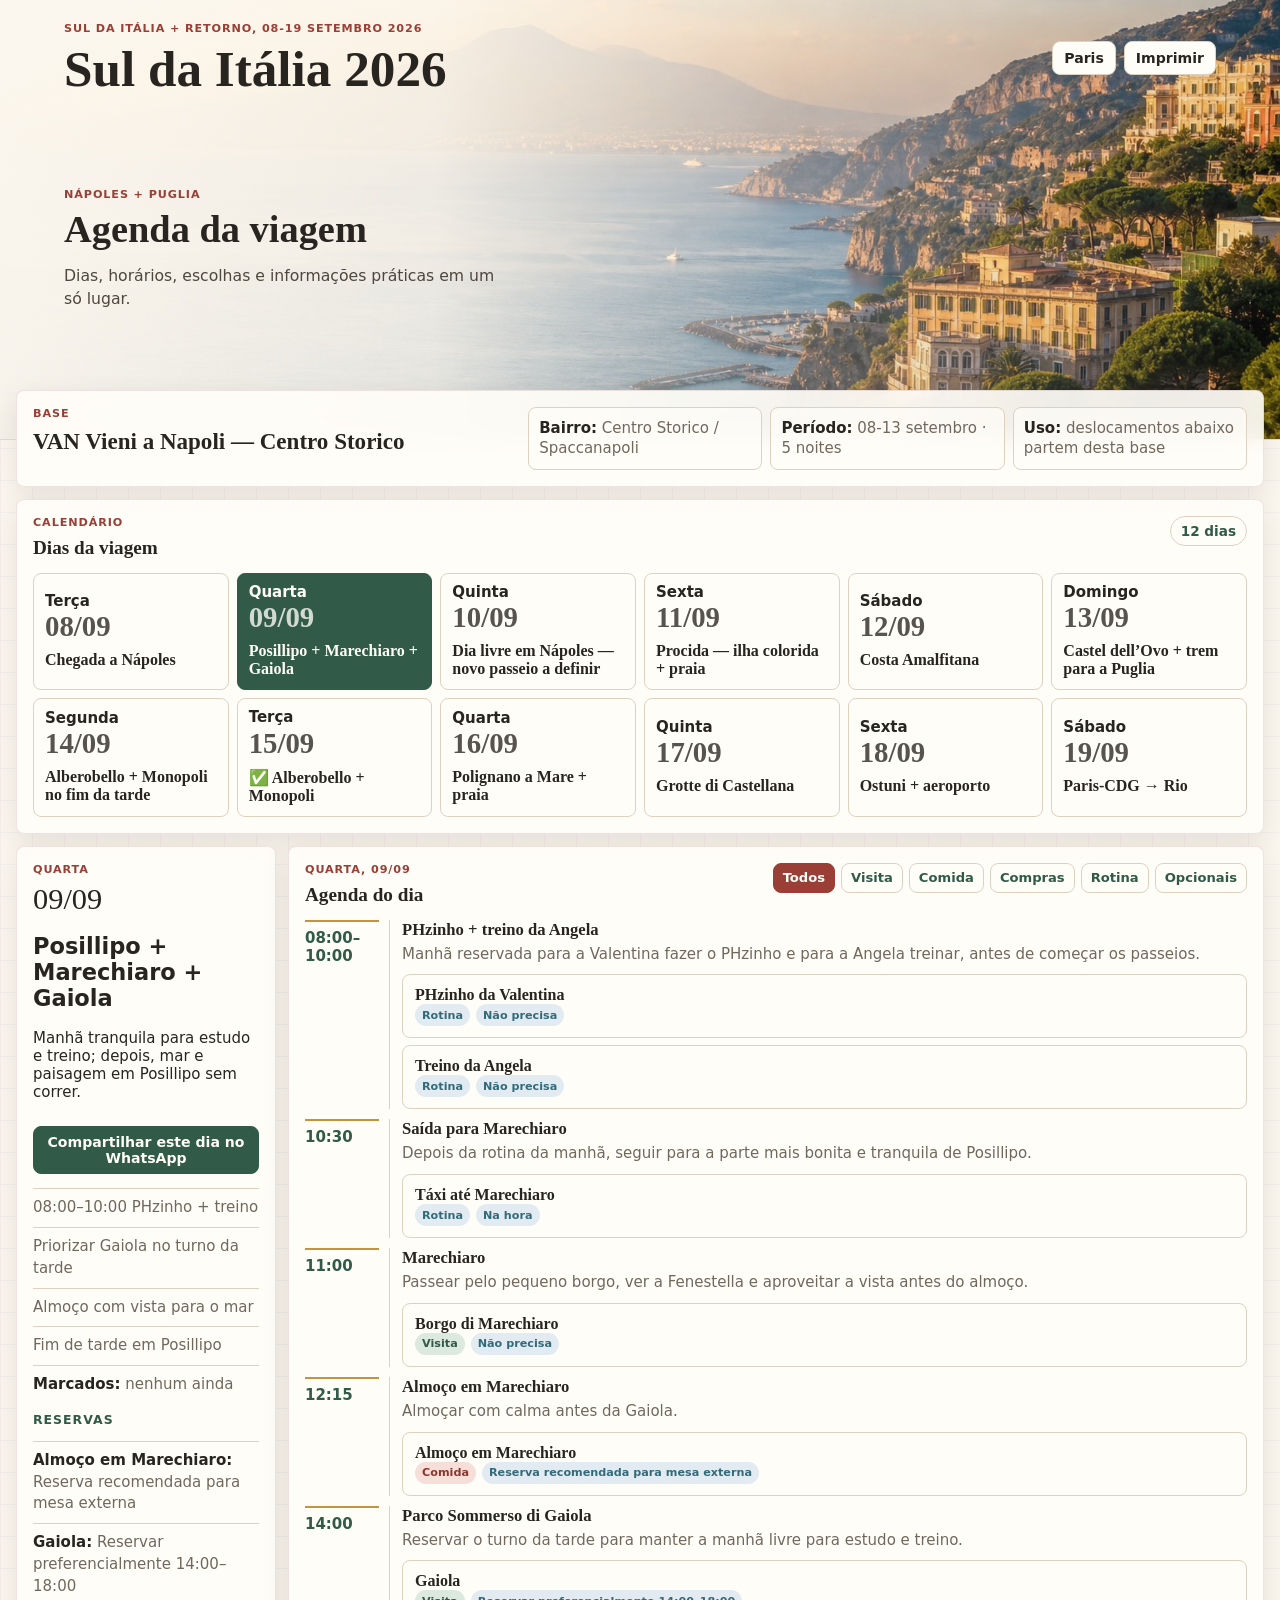
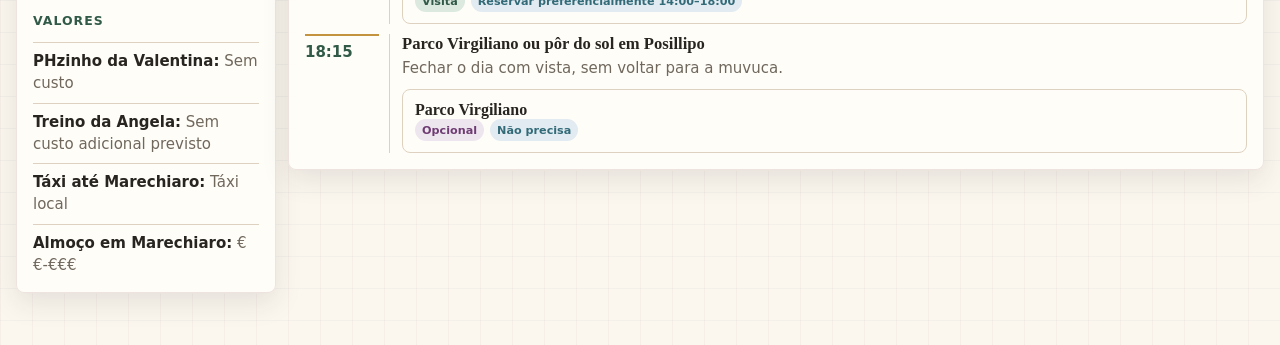
<file: index.html>
<!doctype html>
<html lang="pt-BR">
  <head>
    <meta charset="utf-8" />
    <meta name="viewport" content="width=device-width, initial-scale=1" />
    <meta http-equiv="refresh" content="0; url=italia.html" />
    <meta name="theme-color" content="#174a3a" />
    <link rel="manifest" href="manifest.webmanifest" />
    <title>Itália 2026</title>
  </head>
  <body>
    <p>Redirecionando para o roteiro da Itália… <a href="italia.html">Abrir Itália</a></p>
    <script>window.location.replace('italia.html');</script>
  </body>
</html>
</file>
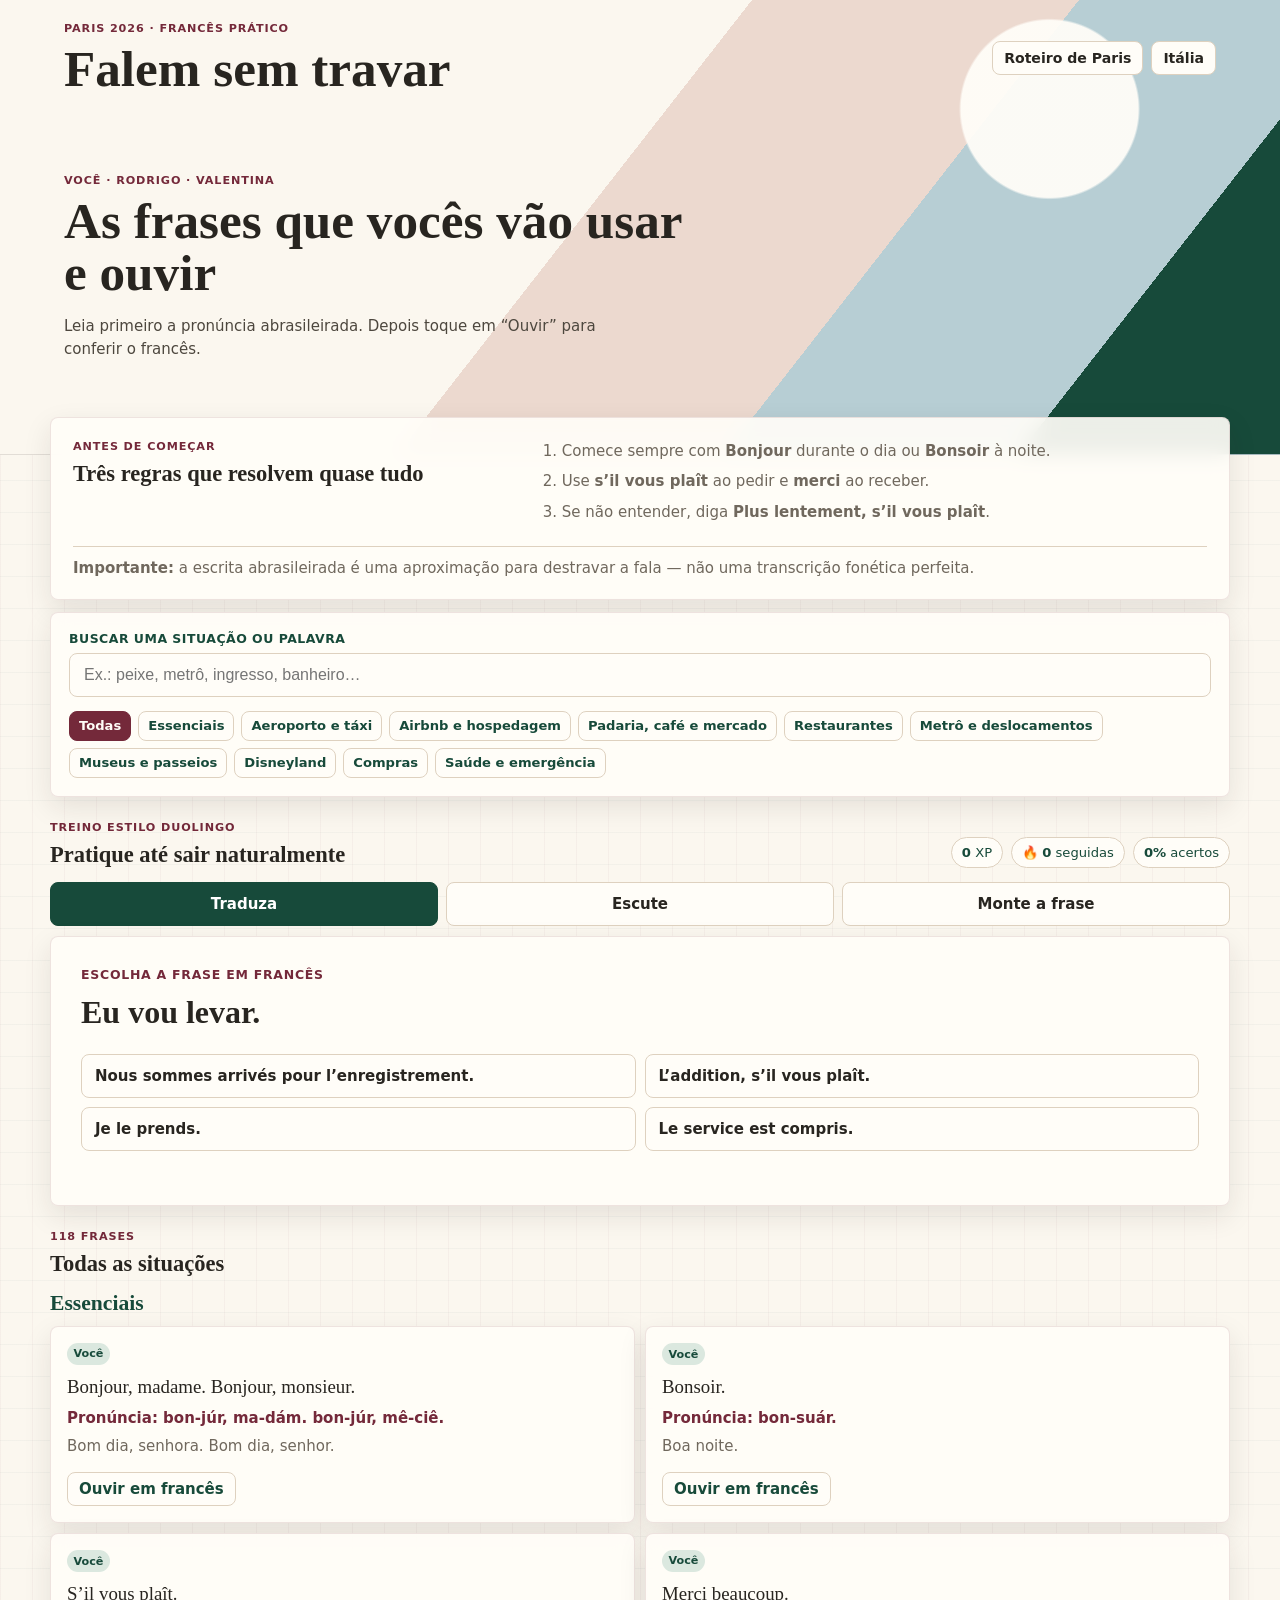
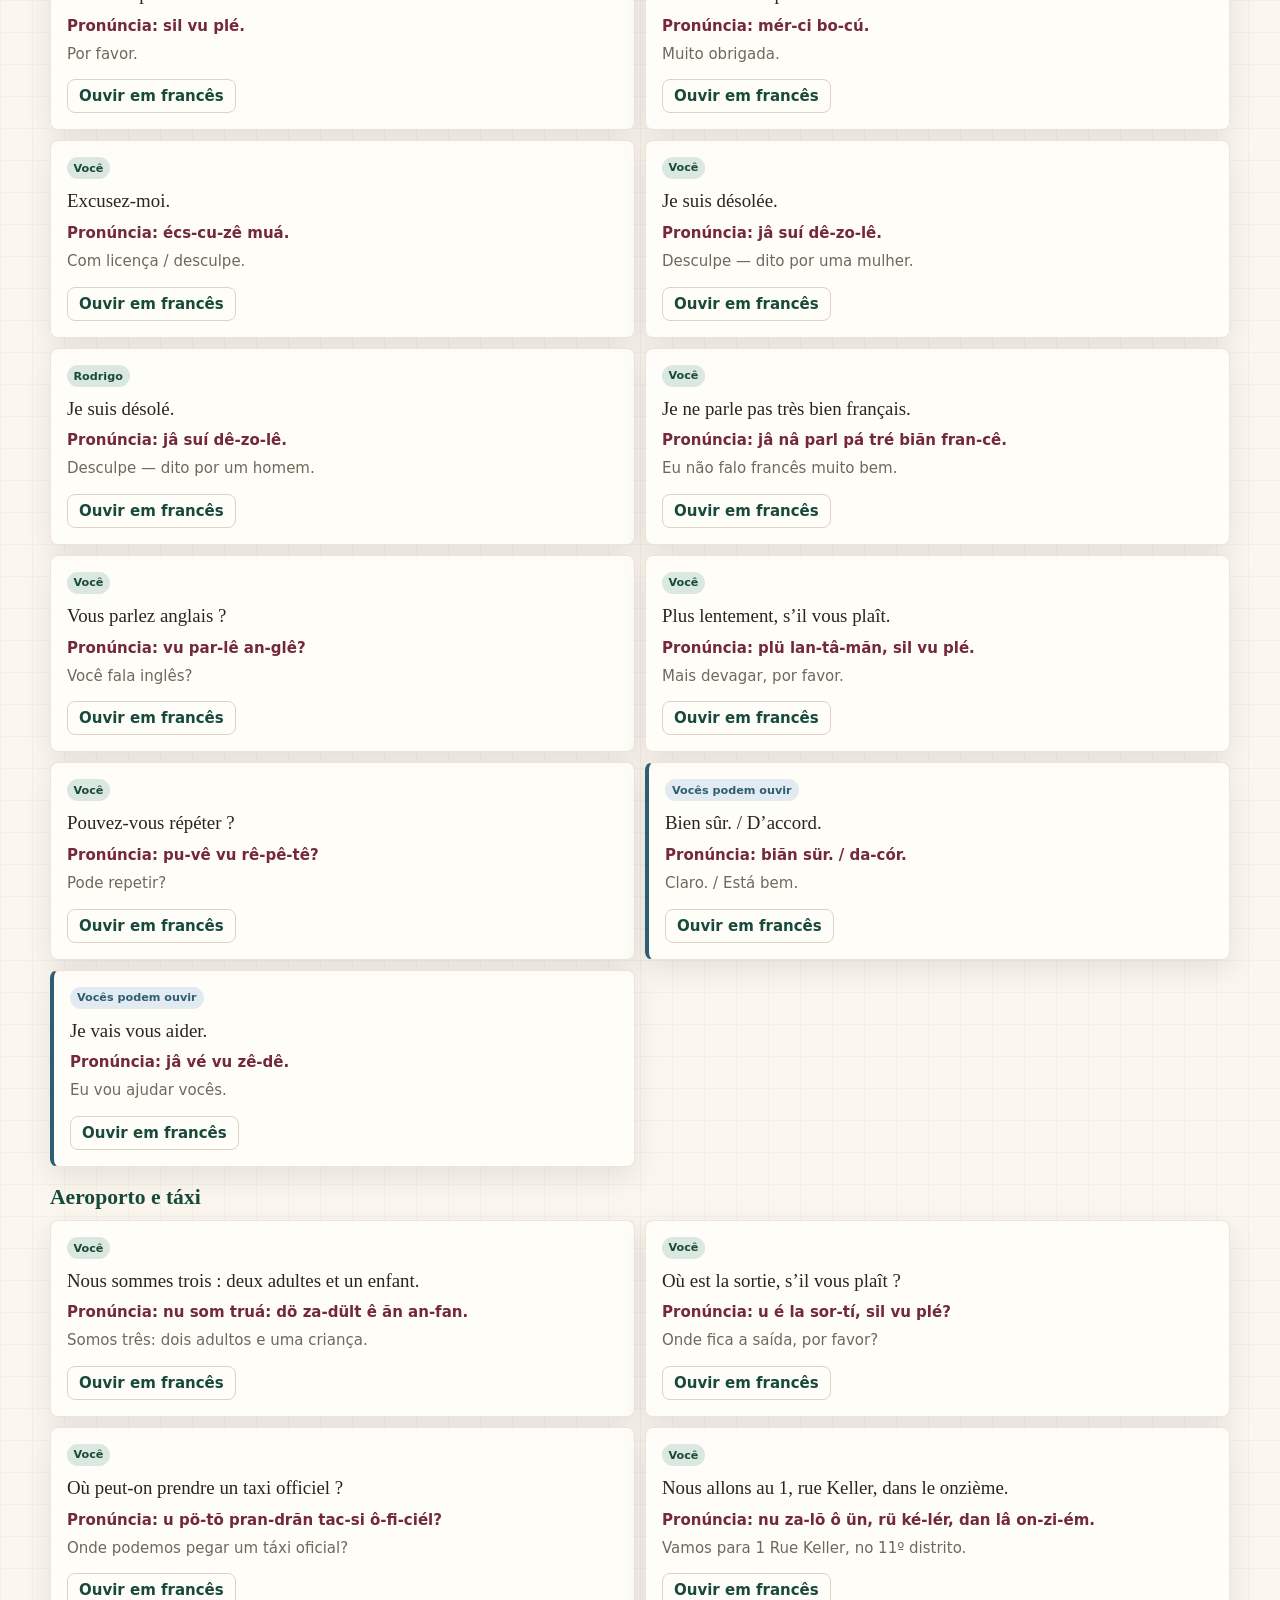
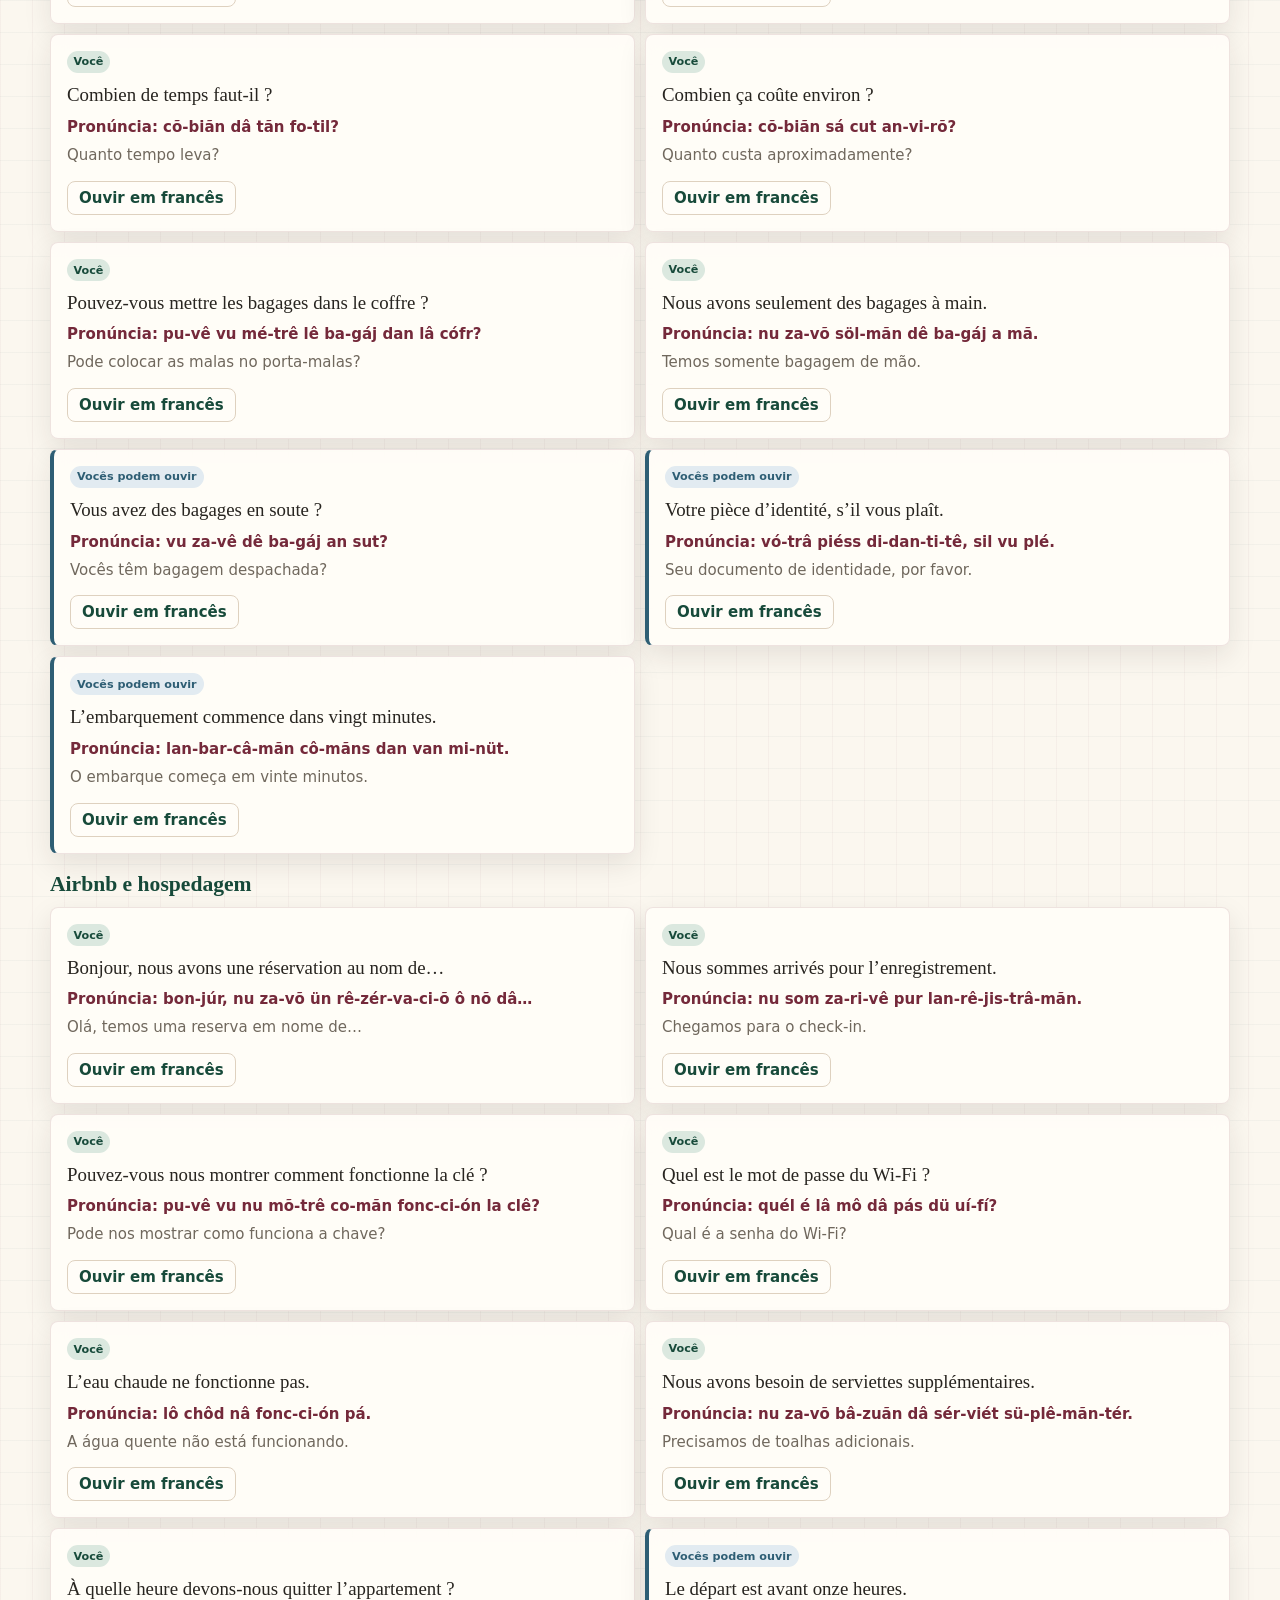
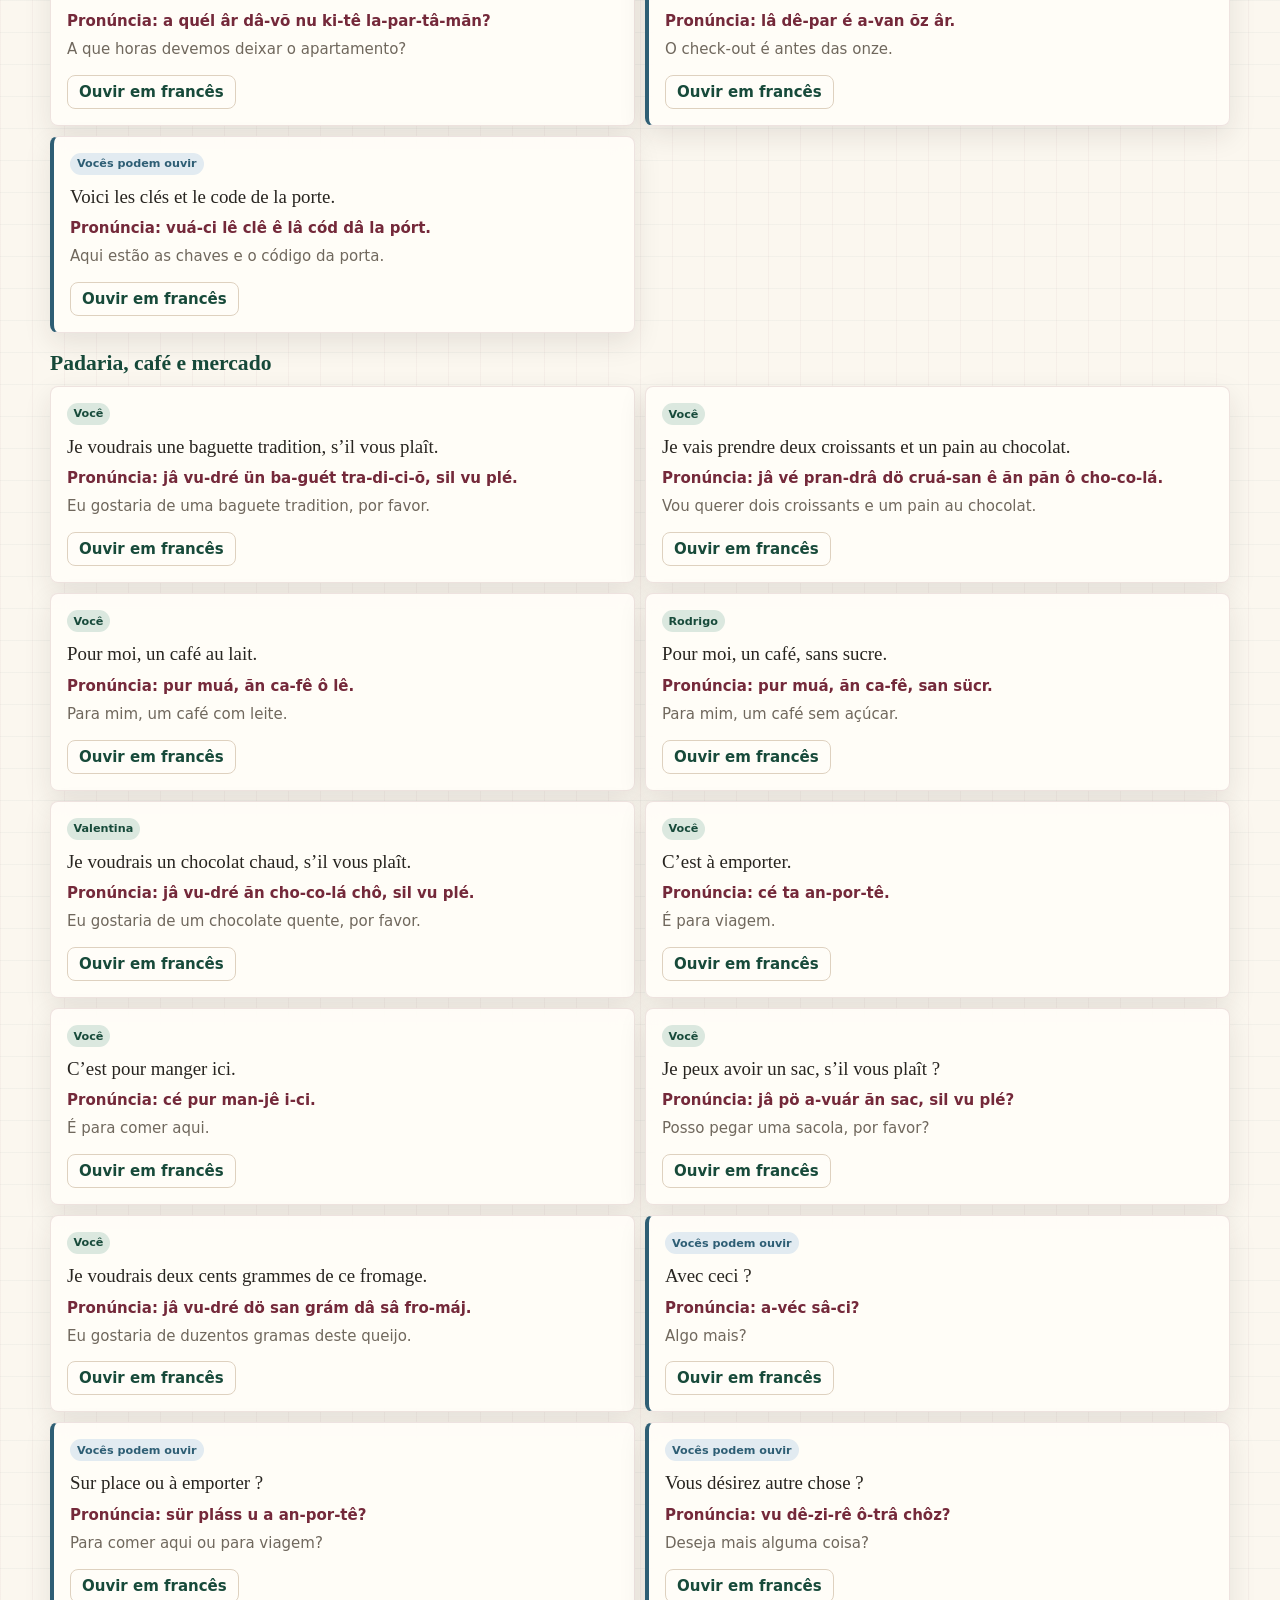
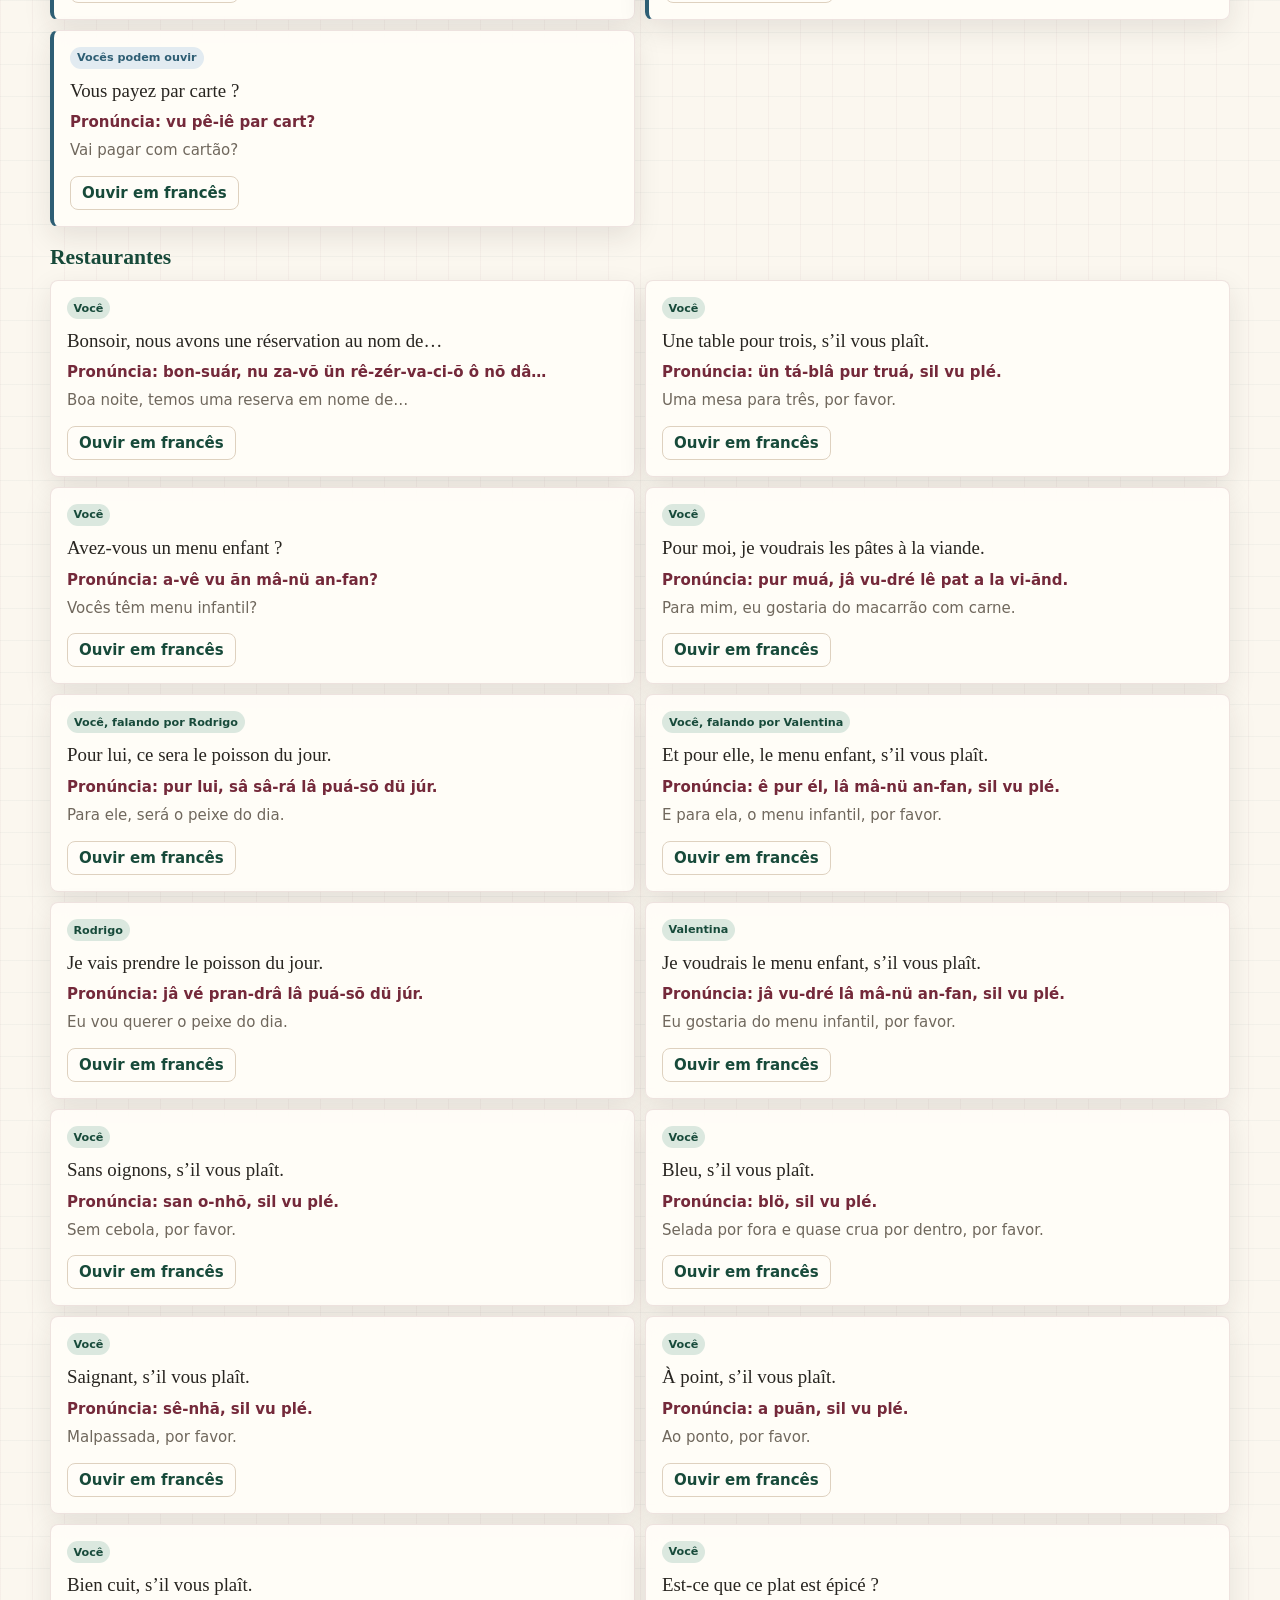
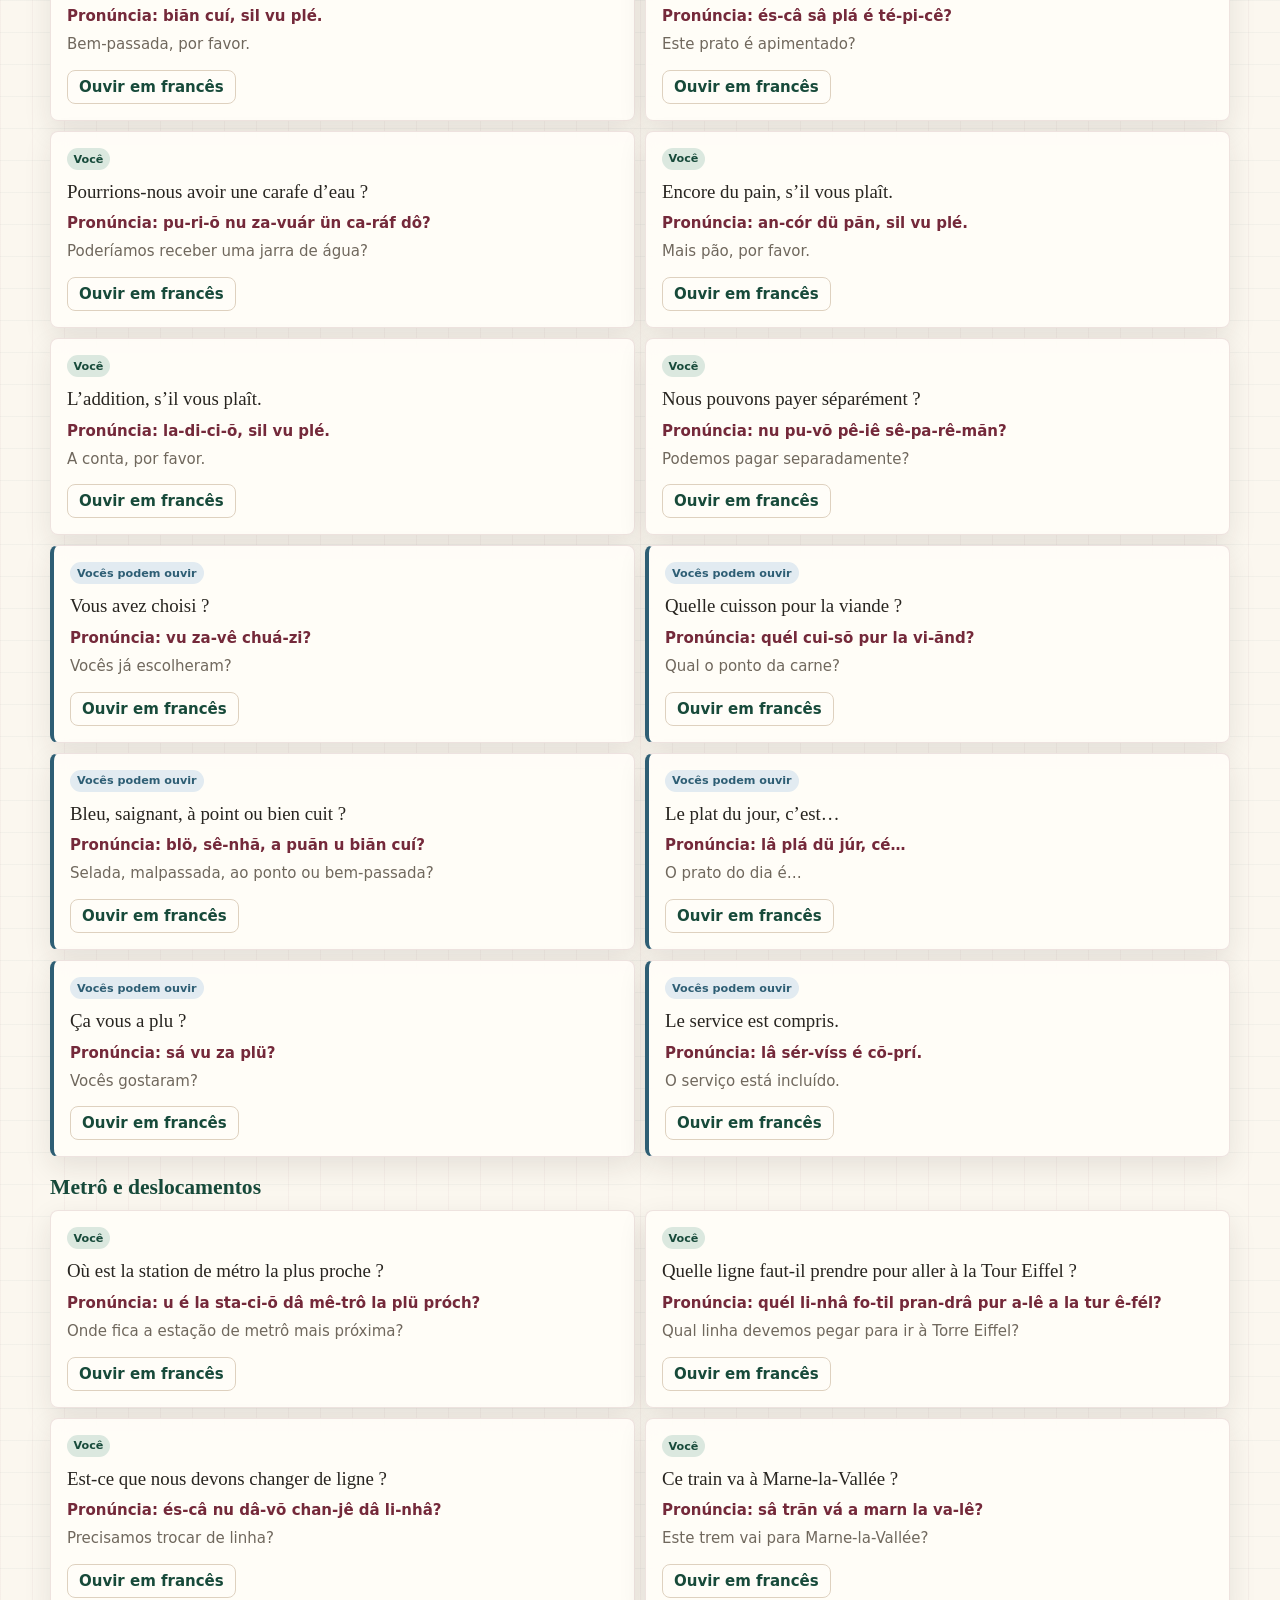
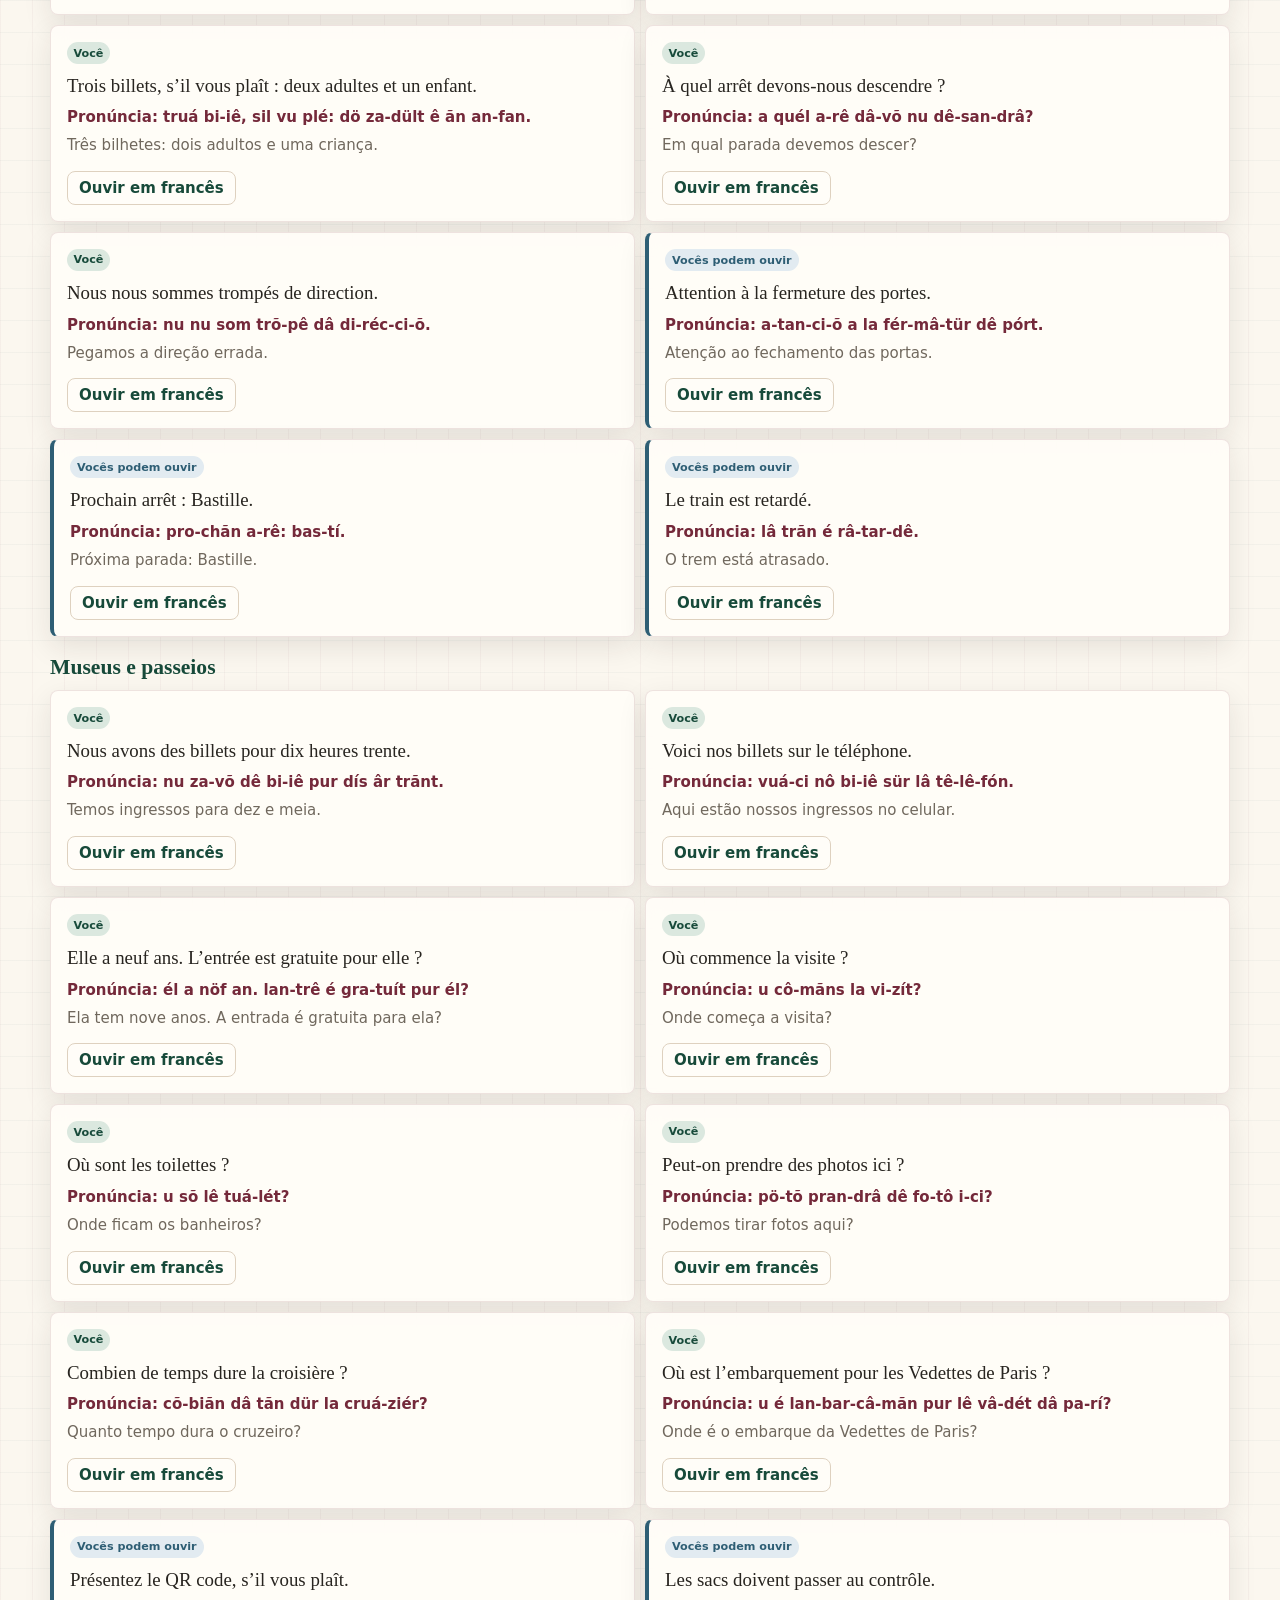
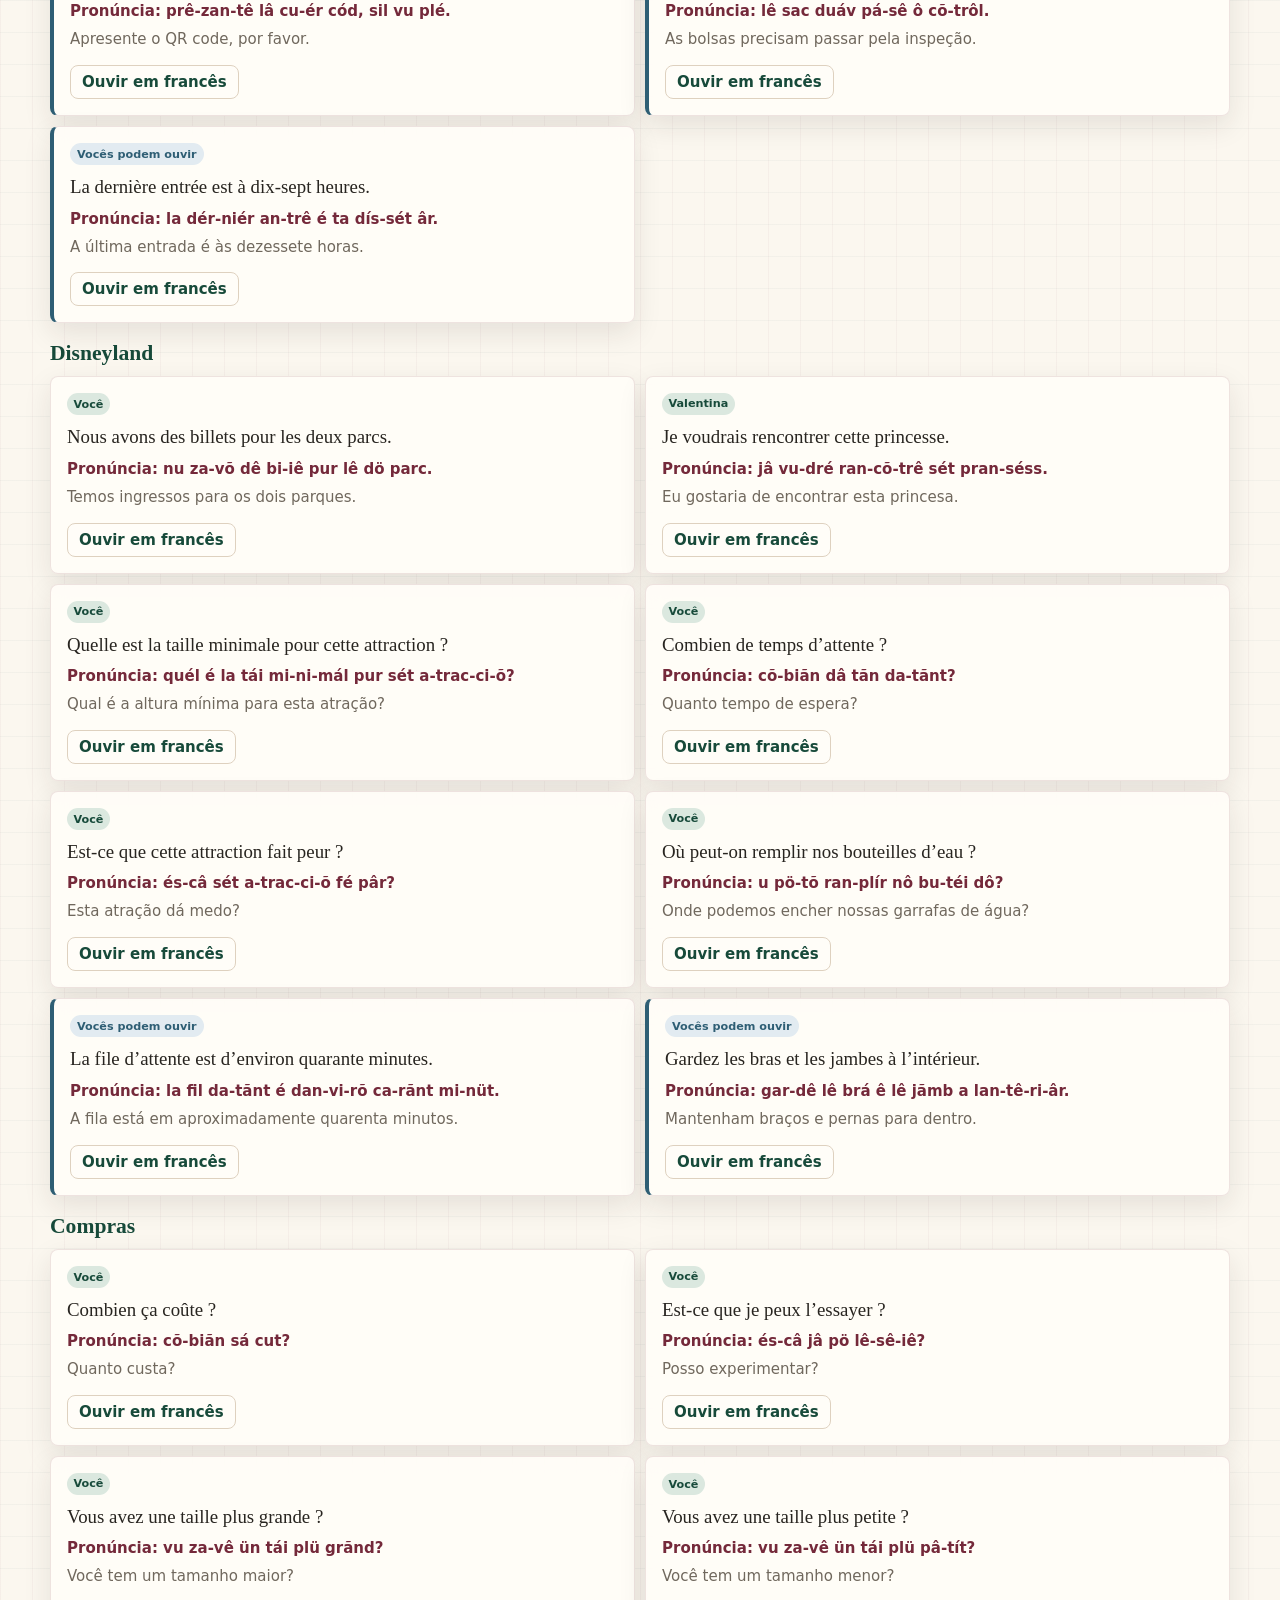
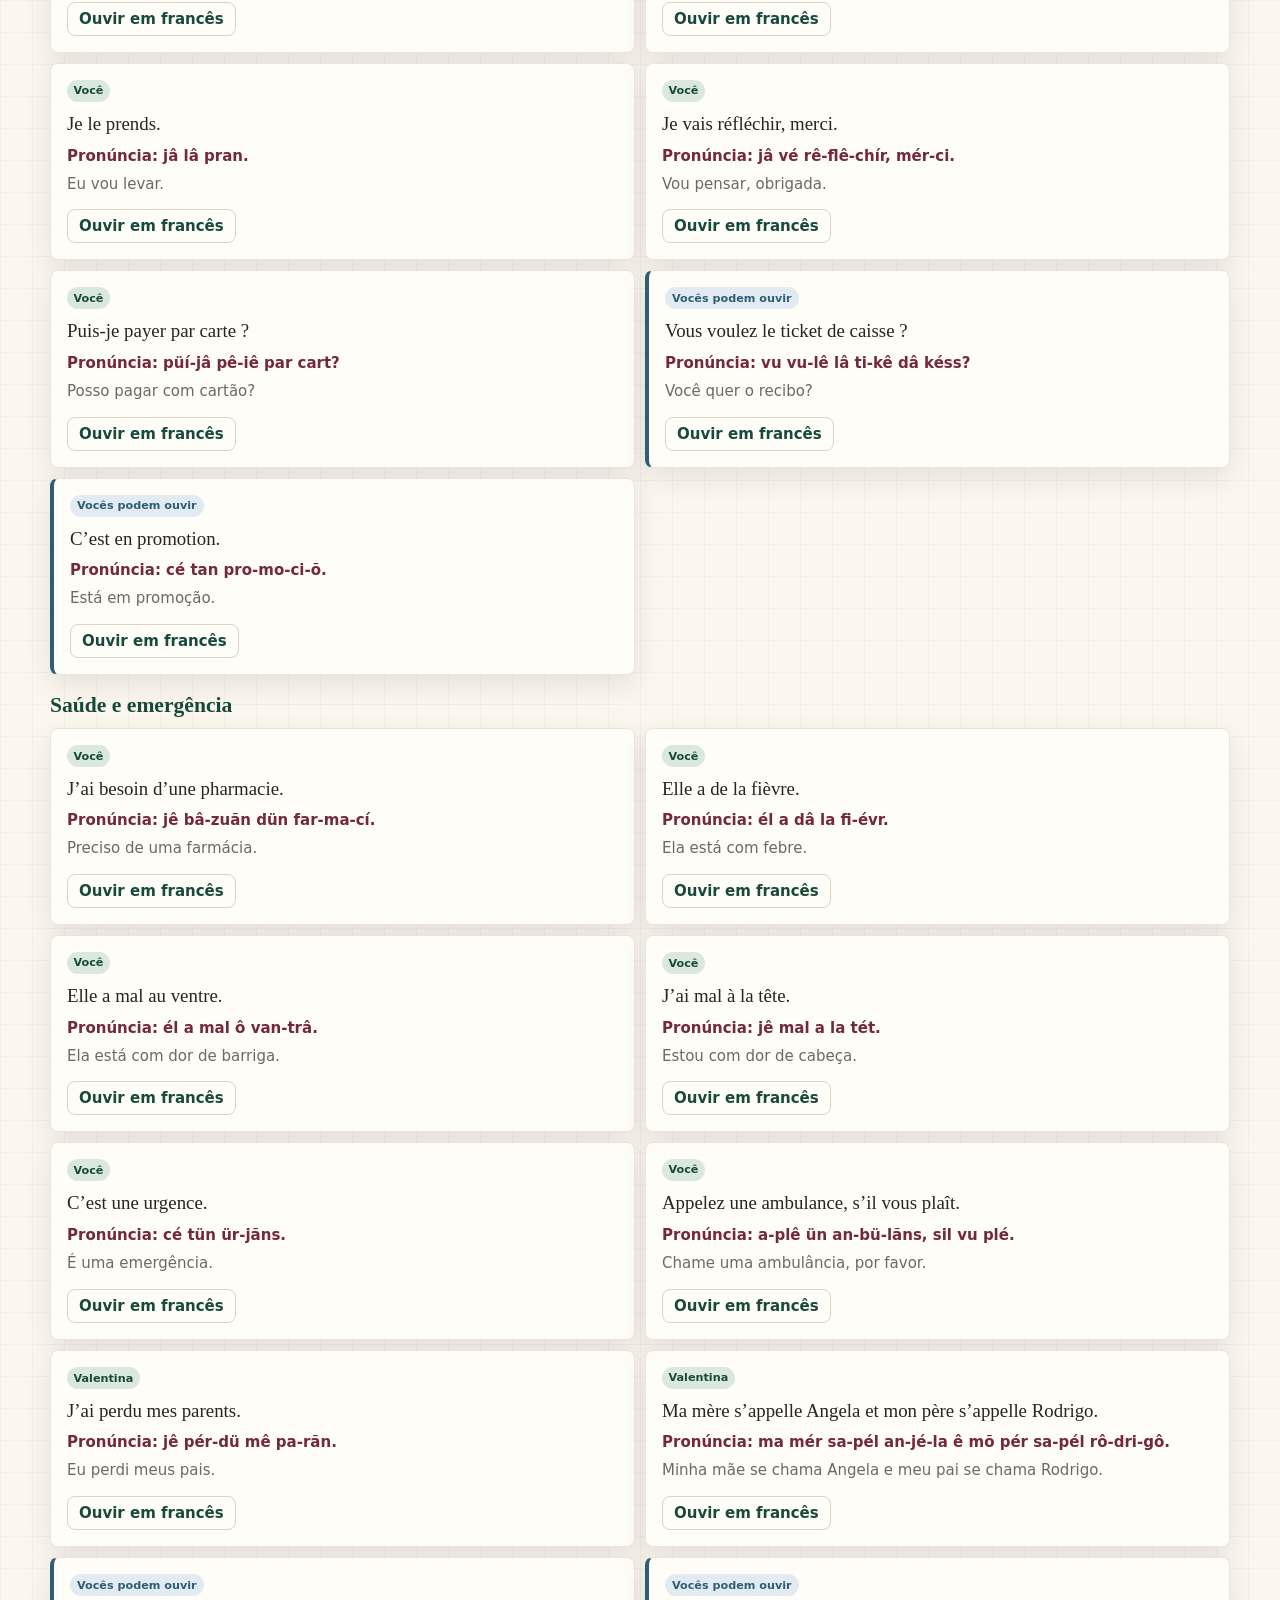
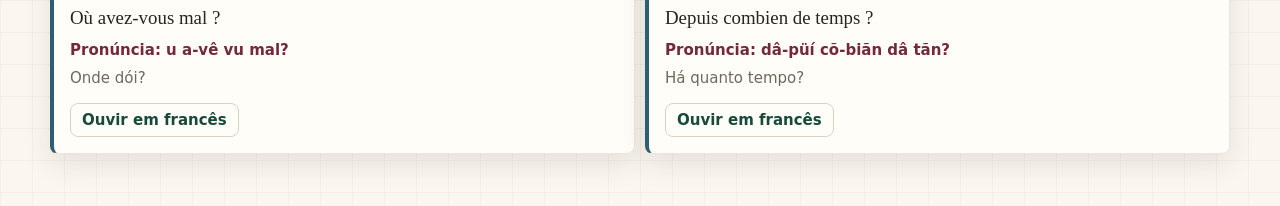
<file: frances.html>
<!doctype html>
<html lang="pt-BR">
  <head>
    <meta charset="utf-8" />
    <meta name="viewport" content="width=device-width, initial-scale=1" />
    <meta name="theme-color" content="#174a3a" />
    <meta name="mobile-web-app-capable" content="yes" />
    <link rel="manifest" href="manifest.webmanifest" />
    <link rel="apple-touch-icon" href="assets/app-icon-192.png" />
    <title>Francês para a viagem — Paris 2026</title>
    <link rel="stylesheet" href="frances.css" />
  </head>
  <body>
    <header class="language-hero">
      <nav class="topbar" aria-label="Navegação principal">
        <div>
          <p class="eyebrow">Paris 2026 · francês prático</p>
          <h1>Falem sem travar</h1>
        </div>
        <div class="top-actions">
          <button class="ghost-button install-button" id="installButton" type="button" hidden>Instalar app</button>
          <a class="ghost-button" href="index.html">Roteiro de Paris</a>
          <a class="ghost-button" href="italia.html">Itália</a>
        </div>
      </nav>
      <div class="language-intro">
        <p class="kicker">Você · Rodrigo · Valentina</p>
        <h2>As frases que vocês vão usar e ouvir</h2>
        <p>Leia primeiro a pronúncia abrasileirada. Depois toque em “Ouvir” para conferir o francês.</p>
      </div>
    </header>

    <main class="language-shell">
      <section class="panel teacher-note" aria-labelledby="teacherTitle">
        <div>
          <p class="eyebrow">Antes de começar</p>
          <h2 id="teacherTitle">Três regras que resolvem quase tudo</h2>
        </div>
        <ol>
          <li>Comece sempre com <strong>Bonjour</strong> durante o dia ou <strong>Bonsoir</strong> à noite.</li>
          <li>Use <strong>s’il vous plaît</strong> ao pedir e <strong>merci</strong> ao receber.</li>
          <li>Se não entender, diga <strong>Plus lentement, s’il vous plaît</strong>.</li>
        </ol>
        <p class="pronunciation-note"><strong>Importante:</strong> a escrita abrasileirada é uma aproximação para destravar a fala — não uma transcrição fonética perfeita.</p>
      </section>

      <section class="panel phrase-tools" aria-label="Busca e filtros">
        <label class="search-field">
          <span>Buscar uma situação ou palavra</span>
          <input id="phraseSearch" type="search" placeholder="Ex.: peixe, metrô, ingresso, banheiro…" autocomplete="off" />
        </label>
        <div class="situation-filters" id="situationFilters"></div>
      </section>

      <section class="practice-section" aria-labelledby="practiceTitle">
        <div class="practice-heading">
          <div>
            <p class="eyebrow">Treino estilo Duolingo</p>
            <h2 id="practiceTitle">Pratique até sair naturalmente</h2>
          </div>
          <div class="game-stats" aria-label="Seu progresso">
            <span><strong id="gameXp">0</strong> XP</span>
            <span>🔥 <strong id="gameStreak">0</strong> seguidas</span>
            <span><strong id="gameAccuracy">0%</strong> acertos</span>
          </div>
        </div>
        <div class="game-modes" aria-label="Escolha o tipo de treino">
          <button class="game-mode is-active" type="button" data-game-mode="translate">Traduza</button>
          <button class="game-mode" type="button" data-game-mode="listen">Escute</button>
          <button class="game-mode" type="button" data-game-mode="build">Monte a frase</button>
        </div>
        <div class="panel game-card" id="gameCard"></div>
      </section>

      <section class="phrase-results" aria-live="polite">
        <div class="results-heading">
          <p class="eyebrow" id="resultCount"></p>
          <h2 id="activeSituation">Todas as situações</h2>
        </div>
        <div id="phraseGroups"></div>
      </section>
    </main>

    <script src="frances.js"></script>
    <script src="pwa.js"></script>
  </body>
</html>
</file>
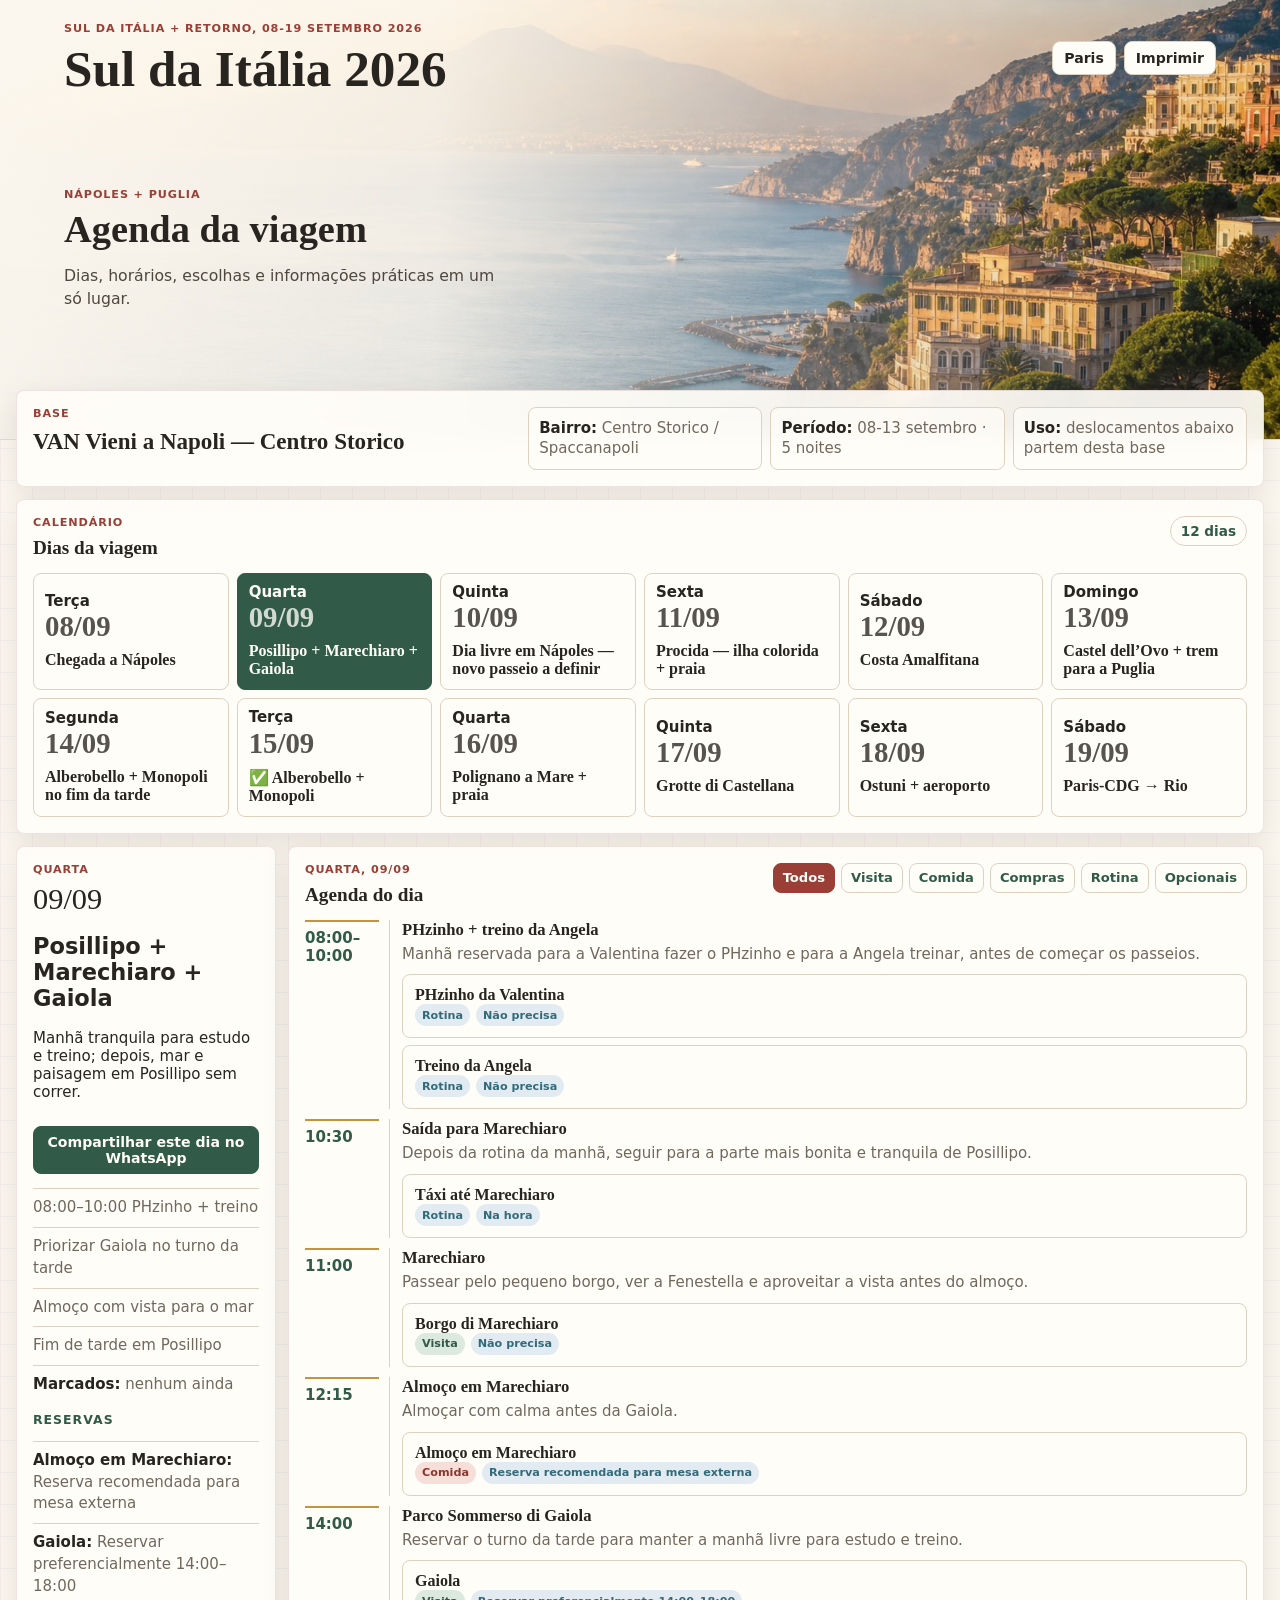
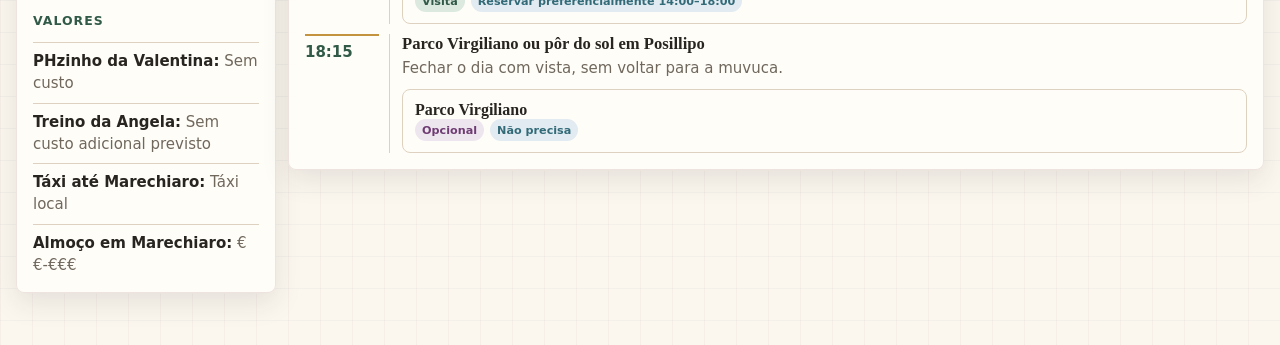
<file: italia.html>
<!doctype html>
<html lang="pt-BR">
  <head>
    <meta charset="utf-8" />
    <meta name="viewport" content="width=device-width, initial-scale=1" />
    <meta name="theme-color" content="#174a3a" />
    <meta name="mobile-web-app-capable" content="yes" />
    <link rel="manifest" href="manifest.webmanifest" />
    <link rel="apple-touch-icon" href="assets/app-icon-192.png" />
    <title>Sul da Itália 2026</title>
    <link rel="stylesheet" href="italia.css?v=4" />
  </head>
  <body>
    <header class="hero italy-hero">
      <div class="hero__image" aria-hidden="true"></div>
      <nav class="topbar" aria-label="Navegação principal">
        <div>
          <p class="eyebrow">Sul da Itália + retorno, 08-19 setembro 2026</p>
          <h1>Sul da Itália 2026</h1>
        </div>
        <div class="trip-actions">
          <button class="ghost-button install-button" id="installButton" type="button" hidden>Instalar app</button>
          <a class="ghost-button" href="paris.html">Paris</a>
          <button class="ghost-button" id="printButton" type="button">Imprimir</button>
        </div>
      </nav>
      <section class="hero__content">
        <p class="kicker">Nápoles + Puglia</p>
        <h2>Agenda da viagem</h2>
        <p>Dias, horários, escolhas e informações práticas em um só lugar.</p>
      </section>
    </header>

    <main class="shell">
      <section class="panel base-panel" aria-labelledby="baseTitle">
        <div>
          <p class="eyebrow">Base</p>
          <h2 id="baseTitle"></h2>
        </div>
        <div class="base-grid" id="baseGrid"></div>
      </section>

      <section class="panel calendar-panel" id="calendarPanel" aria-labelledby="calendarTitle">
        <div class="section-heading">
          <div>
            <p class="eyebrow">Calendário</p>
            <h2 id="calendarTitle">Dias da viagem</h2>
          </div>
          <span class="trip-chip">12 dias</span>
        </div>
        <div class="day-grid" id="dayGrid"></div>
      </section>

      <section class="workspace" id="dayWorkspace">
        <aside class="panel day-summary" id="daySummary" aria-live="polite"></aside>
        <section class="panel timeline-panel" aria-labelledby="timelineTitle">
          <div class="section-heading">
            <div>
              <p class="eyebrow" id="activeDateLabel">Dia selecionado</p>
              <h2 id="timelineTitle">Agenda do dia</h2>
            </div>
            <div class="filter-row" id="filterRow" aria-label="Filtros"></div>
          </div>
          <div class="timeline" id="timeline"></div>
        </section>
      </section>
    </main>

    <nav class="mobile-day-nav" id="mobileDayNav" aria-label="Navegação entre dias">
      <button type="button" id="prevDayButton" aria-label="Dia anterior">← <span>Anterior</span></button>
      <button type="button" id="daysButton" class="mobile-days-button" aria-label="Voltar para a lista de dias">
        <span>Dias</span>
        <strong id="mobileDayLabel"></strong>
      </button>
      <button type="button" id="nextDayButton" aria-label="Próximo dia"><span>Próximo</span> →</button>
    </nav>

    <div class="modal-overlay" id="modalOverlay">
      <div class="panel modal-shell">
        <div class="modal-nav">
          <button class="modal-back" id="modalBack" type="button">← Voltar</button>
          <button class="modal-close" id="modalClose" type="button" aria-label="Fechar">✕</button>
        </div>
        <div class="detail-panel" id="detailPanel" aria-live="polite"></div>
      </div>
    </div>

    <script src="italia.js?v=7"></script>
    <script src="italia-personalizado.js?v=1"></script>
    <script src="italia-rotina.js?v=1"></script>
    <script src="italia-puglia.js?v=5"></script>
    <script src="italia-dia10.js?v=1"></script>
    <script src="italia-nav.js?v=2"></script>
    <script src="italia-guia.js?v=1"></script>
    <script src="italia-acessos.js?v=2"></script>
    <script src="italia-castel.js?v=1"></script>
    <script src="pwa.js"></script>
  </body>
</html>
</file>
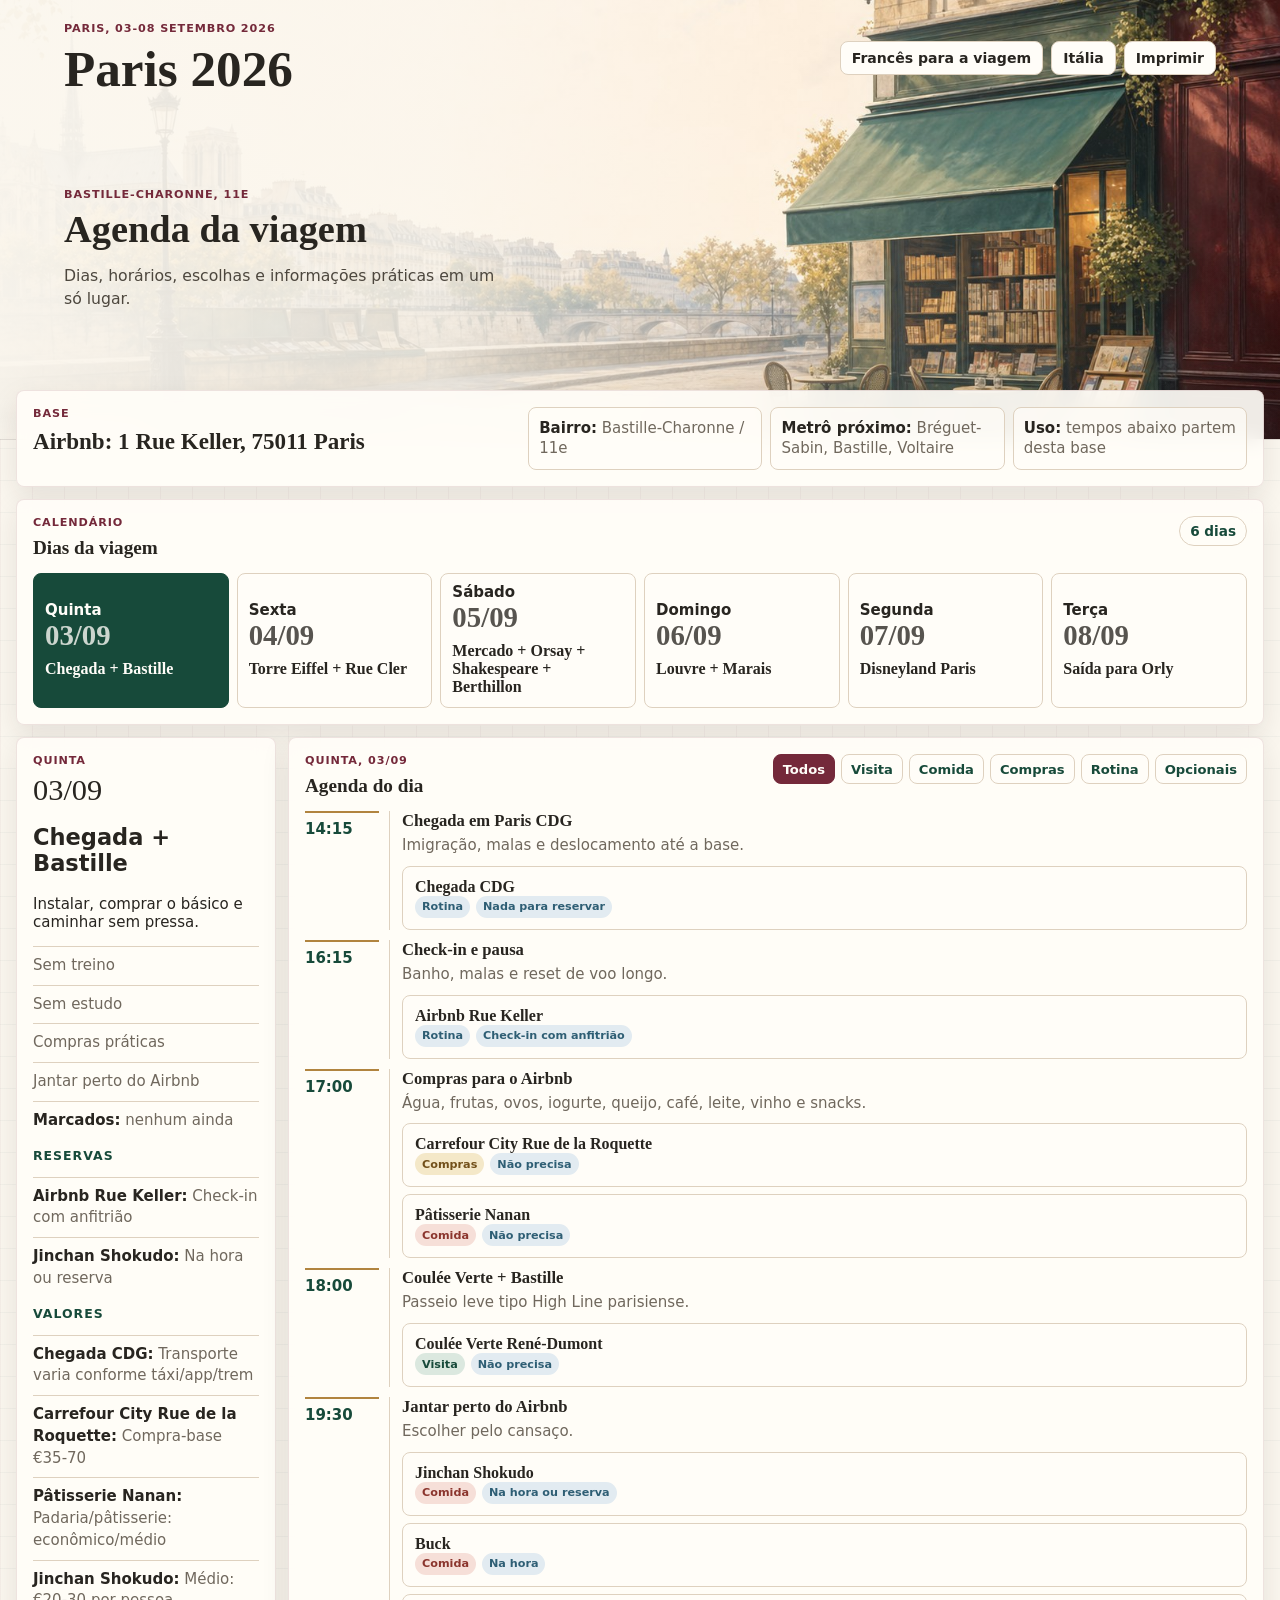
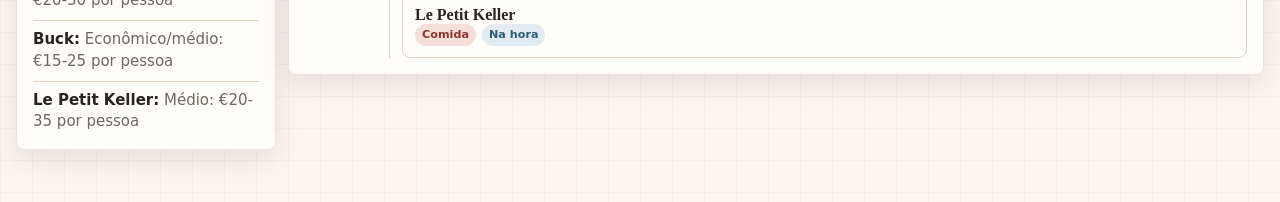
<file: paris.html>
<!doctype html>
<html lang="pt-BR">
  <head>
    <meta charset="utf-8" />
    <meta name="viewport" content="width=device-width, initial-scale=1" />
    <meta name="theme-color" content="#174a3a" />
    <meta name="mobile-web-app-capable" content="yes" />
    <link rel="manifest" href="manifest.webmanifest" />
    <link rel="apple-touch-icon" href="assets/app-icon-192.png" />
    <title>Paris 2026</title>
    <link rel="stylesheet" href="styles.css" />
  </head>
  <body>
    <header class="hero">
      <div class="hero__image" aria-hidden="true"></div>
      <nav class="topbar" aria-label="Navegação principal">
        <div>
          <p class="eyebrow">Paris, 03-08 setembro 2026</p>
          <h1>Paris 2026</h1>
        </div>
        <div class="top-actions">
          <button class="ghost-button install-button" id="installButton" type="button" hidden>Instalar app</button>
          <a class="ghost-button" href="frances.html">Francês para a viagem</a>
          <a class="ghost-button" href="italia.html">Itália</a>
          <button class="ghost-button" id="printButton" type="button">Imprimir</button>
        </div>
      </nav>
      <section class="hero__content">
        <p class="kicker">Bastille-Charonne, 11e</p>
        <h2>Agenda da viagem</h2>
        <p>Dias, horários, escolhas e informações práticas em um só lugar.</p>
      </section>
    </header>

    <main class="shell">
      <section class="panel base-panel" aria-labelledby="baseTitle">
        <div>
          <p class="eyebrow">Base</p>
          <h2 id="baseTitle">Airbnb: 1 Rue Keller, 75011 Paris</h2>
        </div>
        <div class="base-grid">
          <span><strong>Bairro:</strong> Bastille-Charonne / 11e</span>
          <span><strong>Metrô próximo:</strong> Bréguet-Sabin, Bastille, Voltaire</span>
          <span><strong>Uso:</strong> tempos abaixo partem desta base</span>
        </div>
      </section>

      <section class="panel calendar-panel" aria-labelledby="calendarTitle">
        <div class="section-heading">
          <div><p class="eyebrow">Calendário</p><h2 id="calendarTitle">Dias da viagem</h2></div>
          <span class="trip-chip">6 dias</span>
        </div>
        <div class="day-grid" id="dayGrid"></div>
      </section>

      <section class="workspace">
        <aside class="panel day-summary" id="daySummary" aria-live="polite"></aside>
        <section class="panel timeline-panel" aria-labelledby="timelineTitle">
          <div class="section-heading">
            <div><p class="eyebrow" id="activeDateLabel">Dia selecionado</p><h2 id="timelineTitle">Agenda do dia</h2></div>
            <div class="filter-row" id="filterRow" aria-label="Filtros"></div>
          </div>
          <div class="timeline" id="timeline"></div>
        </section>
      </section>
    </main>

    <div class="modal-overlay" id="modalOverlay">
      <div class="panel modal-shell">
        <button class="modal-close" id="modalClose" type="button" aria-label="Fechar">✕</button>
        <div class="detail-panel" id="detailPanel" aria-live="polite"></div>
      </div>
    </div>

    <script src="app.js?v=7"></script>
    <script src="pwa.js"></script>
  </body>
</html>
</file>
<file: frances.css>
@import url("styles.css");

.language-hero {
  min-height: 390px;
  color: var(--ink);
  background:
    radial-gradient(circle at 82% 24%, rgba(255, 253, 248, 0.94) 0 8%, transparent 8.2%),
    linear-gradient(128deg, #fbf7ef 0 46%, #ecd9cf 46% 66%, #b7ced4 66% 84%, #174a3a 84% 100%);
  border-bottom: 1px solid rgba(40, 37, 32, 0.12);
}

.language-intro {
  max-width: 760px;
  padding: 58px clamp(18px, 5vw, 64px) 78px;
}

.language-intro h2 {
  margin: 0;
  max-width: 680px;
  font-family: Georgia, "Times New Roman", serif;
  font-size: clamp(2rem, 4vw, 3.6rem);
  line-height: 1.02;
}

.language-intro p:not(.kicker) {
  max-width: 590px;
  color: #4d473e;
  line-height: 1.55;
}

.language-shell {
  width: min(1180px, calc(100% - 32px));
  margin: -38px auto 52px;
  position: relative;
  z-index: 1;
}

.teacher-note {
  display: grid;
  grid-template-columns: 0.8fr 1.2fr;
  gap: 22px;
  padding: 22px;
}

.teacher-note h2,
.results-heading h2,
.phrase-group h3 {
  margin: 0;
  font-family: Georgia, "Times New Roman", serif;
}

.teacher-note ol {
  margin: 0;
  padding-left: 22px;
  color: var(--muted);
  line-height: 1.55;
}

.teacher-note li + li {
  margin-top: 7px;
}

.pronunciation-note {
  grid-column: 1 / -1;
  margin: 0;
  border-top: 1px solid var(--line);
  padding-top: 12px;
  color: var(--muted);
}

.phrase-tools {
  display: grid;
  gap: 14px;
  margin-top: 12px;
  padding: 18px;
}

.search-field {
  display: grid;
  gap: 7px;
  color: var(--green);
  font-size: 0.78rem;
  font-weight: 850;
  letter-spacing: 0.04em;
  text-transform: uppercase;
}

.search-field input {
  width: 100%;
  border: 1px solid var(--line);
  border-radius: var(--radius);
  padding: 12px 14px;
  background: var(--paper-strong);
  color: var(--ink);
  font-size: 1rem;
  text-transform: none;
}

.search-field input:focus {
  outline: 3px solid rgba(46, 94, 116, 0.18);
  border-color: var(--blue);
}

.situation-filters {
  display: flex;
  flex-wrap: wrap;
  gap: 7px;
}

.phrase-results {
  margin-top: 24px;
}

.practice-section {
  margin-top: 24px;
}

.practice-heading {
  display: flex;
  align-items: end;
  justify-content: space-between;
  gap: 18px;
  margin-bottom: 14px;
}

.practice-heading h2,
.game-card h3 {
  margin: 0;
  font-family: Georgia, "Times New Roman", serif;
}

.game-stats {
  display: flex;
  flex-wrap: wrap;
  justify-content: flex-end;
  gap: 8px;
}

.game-stats span {
  border: 1px solid var(--line);
  border-radius: 999px;
  padding: 7px 10px;
  background: var(--paper-strong);
  color: var(--green);
  font-size: 0.82rem;
}

.game-modes {
  display: grid;
  grid-template-columns: repeat(3, 1fr);
  gap: 8px;
  margin-bottom: 10px;
}

.game-mode,
.answer-list button,
.word-bank button,
.check-button,
.secondary-game-button,
.audio-challenge {
  min-height: 44px;
  border: 1px solid var(--line);
  border-radius: var(--radius);
  padding: 10px 13px;
  background: var(--paper-strong);
  color: var(--ink);
  cursor: pointer;
  font: inherit;
  font-weight: 800;
}

.game-mode.is-active,
.check-button {
  border-color: var(--green);
  background: var(--green);
  color: white;
}

.game-card {
  min-height: 270px;
  padding: clamp(18px, 4vw, 30px);
}

.game-card h3 {
  max-width: 760px;
  font-size: clamp(1.35rem, 3vw, 2rem);
  line-height: 1.25;
}

.game-label {
  margin: 0 0 10px;
  color: var(--burgundy);
  font-size: 0.78rem;
  font-weight: 900;
  letter-spacing: 0.06em;
  text-transform: uppercase;
}

.answer-list {
  display: grid;
  grid-template-columns: repeat(2, minmax(0, 1fr));
  gap: 9px;
  margin-top: 22px;
}

.answer-list button {
  text-align: left;
}

.answer-list button:hover,
.word-bank button:hover {
  border-color: var(--green);
  transform: translateY(-1px);
}

.audio-challenge {
  margin: 12px 0 8px;
  border-color: var(--blue);
  color: var(--blue);
}

.sentence-builder {
  min-height: 62px;
  margin: 18px 0 12px;
  border-bottom: 2px solid var(--line);
  padding: 14px 4px;
  font-size: 1.12rem;
  line-height: 1.5;
}

.sentence-builder span {
  color: var(--muted);
}

.word-bank,
.builder-actions,
.feedback-actions {
  display: flex;
  flex-wrap: wrap;
  gap: 8px;
}

.word-bank button:disabled {
  opacity: 0.25;
  cursor: default;
}

.builder-actions,
.feedback-actions {
  justify-content: flex-end;
  margin-top: 20px;
}

.check-button:disabled {
  opacity: 0.45;
  cursor: default;
}

.game-feedback {
  border-left: 5px solid;
  padding-left: 18px;
}

.game-feedback.is-correct { border-color: #2f7d58; }
.game-feedback.is-wrong { border-color: var(--burgundy); }

.game-result {
  margin: 0 0 10px;
  color: var(--green);
  font-size: 1.05rem;
  font-weight: 900;
}

.is-wrong .game-result { color: var(--burgundy); }

.feedback-pronunciation {
  color: var(--burgundy);
  font-weight: 850;
}

.results-heading {
  margin-bottom: 14px;
}

.phrase-group {
  margin-bottom: 18px;
}

.phrase-group h3 {
  margin-bottom: 10px;
  color: var(--green);
  font-size: 1.35rem;
}

.phrase-grid {
  display: grid;
  grid-template-columns: repeat(2, minmax(0, 1fr));
  gap: 10px;
}

.phrase-card {
  display: grid;
  grid-template-rows: auto auto auto 1fr auto;
  min-width: 0;
  padding: 16px;
}

.phrase-card.is-heard {
  border-left: 4px solid var(--blue);
}

.speaker-label {
  width: fit-content;
  margin-bottom: 10px;
}

.french-phrase {
  margin: 0;
  font-family: Georgia, "Times New Roman", serif;
  font-size: 1.18rem;
  line-height: 1.3;
}

.pronunciation {
  margin: 9px 0 0;
  color: var(--burgundy);
  font-weight: 850;
  line-height: 1.4;
}

.translation {
  margin: 7px 0 14px;
  color: var(--muted);
  line-height: 1.45;
}

.listen-button {
  width: fit-content;
  min-height: 34px;
  border: 1px solid var(--line);
  border-radius: var(--radius);
  padding: 7px 11px;
  background: var(--paper-strong);
  color: var(--green);
  cursor: pointer;
  font-weight: 850;
}

.no-results {
  padding: 24px;
  text-align: center;
  color: var(--muted);
}

@media (max-width: 760px) {
  .language-hero {
    min-height: 360px;
  }

  .language-intro {
    padding: 38px 16px 68px;
  }

  .language-shell {
    width: min(100% - 20px, 1180px);
  }

  .teacher-note,
  .phrase-grid,
  .answer-list {
    grid-template-columns: 1fr;
  }

  .practice-heading {
    align-items: flex-start;
    flex-direction: column;
  }

  .game-stats {
    justify-content: flex-start;
  }

  .game-modes {
    grid-template-columns: 1fr;
  }
}
</file>
<file: italia.css>
@import url("styles.css");

:root {
  --green: #315a48;
  --green-soft: #dce9df;
  --burgundy: #9a3f35;
  --blue: #326a78;
  --gold: #c4933f;
  --rose: #d47b62;
  --hero-image: url("assets/italy-hero.jpg");
}

.italy-hero .hero__image {
  background:
    linear-gradient(90deg, rgba(251, 247, 239, 0.97) 0%, rgba(251, 247, 239, 0.86) 34%, rgba(251, 247, 239, 0.28) 62%, rgba(40, 37, 32, 0.08) 100%),
    linear-gradient(0deg, rgba(40, 37, 32, 0.12), transparent 45%),
    var(--hero-image) 62% center / cover no-repeat;
}

.trip-actions {
  display: flex;
  gap: 8px;
}

.trip-actions .ghost-button {
  text-decoration: none;
}

.day-grid {
  grid-template-columns: repeat(6, minmax(0, 1fr));
}

.day-card,
.day-card strong,
.day-card time {
  overflow-wrap: normal;
  word-break: normal;
  hyphens: none;
}

.mobile-day-nav {
  display: none;
}

.modal-nav {
  display: flex;
  align-items: center;
  justify-content: space-between;
  gap: 12px;
  margin-bottom: 2px;
}

.modal-back {
  min-height: 36px;
  border: 1px solid var(--line);
  border-radius: 999px;
  padding: 7px 12px;
  background: var(--paper-strong);
  color: var(--green);
  font-weight: 800;
  cursor: pointer;
}

.modal-back:hover {
  border-color: rgba(116, 41, 58, 0.5);
}

.modal-nav .modal-close {
  position: static;
  flex: 0 0 auto;
}

.modal-shell .detail-panel {
  padding-right: 16px;
}

#calendarPanel,
#dayWorkspace {
  scroll-margin-top: 12px;
}

/* Fichas de guia turístico */
.tour-guide {
  display: grid;
  grid-template-columns: repeat(2, minmax(0, 1fr));
  gap: 9px;
  margin-top: 18px;
  padding-top: 16px;
  border-top: 1px solid var(--line);
}

.guide-intro {
  grid-column: 1 / -1;
}

.guide-intro h3 {
  margin: 0;
  font-family: Georgia, "Times New Roman", serif;
  font-size: 1.18rem;
}

.guide-card {
  min-width: 0;
  border: 1px solid var(--line);
  border-radius: 10px;
  padding: 12px;
  background: rgba(255, 253, 248, 0.76);
}

.guide-card h4 {
  margin: 0 0 6px;
  color: var(--green);
  font-size: 0.82rem;
}

.guide-card p {
  margin: 0;
  color: var(--muted);
  line-height: 1.5;
  font-size: 0.92rem;
}

.whatsapp-share {
  background: var(--green);
  border-color: var(--green);
  color: #fffdf8;
  text-decoration: none;
  font-weight: 850;
}

.whatsapp-share:hover {
  color: #fffdf8;
  border-color: var(--green);
}

.day-share-button {
  display: inline-flex;
  margin-top: 10px;
}

@media (max-width: 1120px) {
  .day-grid {
    grid-template-columns: repeat(3, minmax(0, 1fr));
  }
}

@media (max-width: 720px) {
  body {
    padding-bottom: 88px;
  }

  .italy-hero .hero__image {
    background:
      linear-gradient(90deg, rgba(251, 247, 239, 0.96) 0%, rgba(251, 247, 239, 0.82) 52%, rgba(251, 247, 239, 0.22) 100%),
      linear-gradient(0deg, rgba(40, 37, 32, 0.16), transparent 50%),
      var(--hero-image) 66% center / cover no-repeat;
  }

  .trip-actions {
    width: 100%;
  }

  .trip-actions .ghost-button {
    width: auto;
    flex: 1;
  }

  .calendar-panel {
    overflow: hidden;
  }

  .day-grid {
    display: flex;
    gap: 8px;
    overflow-x: auto;
    overscroll-behavior-inline: contain;
    scroll-snap-type: x proximity;
    padding: 2px 2px 8px;
    scrollbar-width: thin;
  }

  .day-card {
    flex: 0 0 132px;
    min-height: 90px;
    scroll-snap-align: center;
  }

  .workspace {
    display: flex;
    flex-direction: column;
  }

  .timeline-panel {
    order: 1;
    width: 100%;
  }

  .day-summary {
    order: 2;
    position: static;
    width: 100%;
  }

  .mobile-day-nav {
    position: fixed;
    left: 10px;
    right: 10px;
    bottom: max(10px, env(safe-area-inset-bottom));
    z-index: 75;
    display: grid;
    grid-template-columns: 1fr 1.15fr 1fr;
    gap: 6px;
    padding: 7px;
    border: 1px solid rgba(116, 41, 58, 0.18);
    border-radius: 16px;
    background: rgba(255, 253, 248, 0.96);
    box-shadow: 0 12px 34px rgba(36, 31, 26, 0.2);
    backdrop-filter: blur(14px);
  }

  .mobile-day-nav button {
    min-width: 0;
    min-height: 48px;
    border: 1px solid var(--line);
    border-radius: 12px;
    padding: 7px 8px;
    background: var(--paper-strong);
    color: var(--ink);
    font-weight: 800;
    cursor: pointer;
  }

  .mobile-day-nav button:disabled {
    opacity: 0.35;
    cursor: default;
  }

  .mobile-day-nav .mobile-days-button {
    display: grid;
    gap: 2px;
    align-content: center;
    background: var(--green);
    border-color: var(--green);
    color: #fffdf8;
  }

  .mobile-days-button span {
    font-size: 0.72rem;
    text-transform: uppercase;
    letter-spacing: 0.08em;
  }

  .mobile-days-button strong {
    overflow: hidden;
    text-overflow: ellipsis;
    white-space: nowrap;
    font-size: 0.82rem;
  }

  .modal-overlay {
    padding: 0;
    align-items: stretch;
    background: var(--paper-strong);
    overscroll-behavior: contain;
  }

  .modal-shell {
    min-height: 100dvh;
    max-width: none;
    border-radius: 0;
    padding: 14px 14px calc(28px + env(safe-area-inset-bottom));
    background: var(--paper-strong);
    backdrop-filter: none;
    isolation: isolate;
  }

  body.modal-open .mobile-day-nav {
    display: none;
  }

  .modal-nav {
    position: sticky;
    top: 0;
    z-index: 3;
    margin: -4px -4px 8px;
    padding: 6px 4px 10px;
    background: linear-gradient(180deg, rgba(255,253,248,0.99) 75%, rgba(255,253,248,0));
  }

  .modal-back {
    min-height: 40px;
    padding-inline: 14px;
  }

  .modal-shell .detail-panel {
    padding: 8px 4px 20px;
  }

  .tour-guide {
    grid-template-columns: 1fr;
  }

  .guide-intro {
    grid-column: auto;
  }

  .guide-card {
    padding: 11px;
    background: var(--paper-strong);
  }

  .whatsapp-share {
    width: 100%;
    justify-content: center;
    text-align: center;
  }
}

@media (max-width: 460px) {
  .italy-hero .hero__image {
    background:
      linear-gradient(90deg, rgba(251, 247, 239, 0.95) 0%, rgba(251, 247, 239, 0.78) 60%, rgba(251, 247, 239, 0.2) 100%),
      linear-gradient(0deg, rgba(40, 37, 32, 0.18), transparent 50%),
      var(--hero-image) 68% center / cover no-repeat;
  }

  .mobile-day-nav button span:not(.mobile-days-button span) {
    font-size: 0.78rem;
  }
}
</file>
<file: styles.css>
:root {
  --paper: #fbf7ef;
  --paper-strong: #fffdf8;
  --ink: #282520;
  --muted: #70685d;
  --line: #ded1bf;
  --green: #174a3a;
  --green-soft: #dbe8df;
  --burgundy: #74293a;
  --blue: #2e5e74;
  --gold: #b1843f;
  --rose: #c96e64;
  --shadow: 0 10px 28px rgba(36, 31, 26, 0.1);
  --radius: 8px;
  --hero-image: url("assets/paris-hero-large.jpg");
  color-scheme: light;
}

* {
  box-sizing: border-box;
}

body {
  margin: 0;
  background:
    linear-gradient(90deg, rgba(116, 41, 58, 0.04) 1px, transparent 1px),
    linear-gradient(rgba(23, 74, 58, 0.035) 1px, transparent 1px),
    var(--paper);
  background-size: 32px 32px;
  color: var(--ink);
  font-family: "Segoe UI", system-ui, -apple-system, BlinkMacSystemFont, sans-serif;
  font-size: 15px;
}

button,
a {
  font: inherit;
}

.top-actions {
  display: flex;
  flex-wrap: wrap;
  justify-content: flex-end;
  gap: 8px;
}

.top-actions .ghost-button {
  text-decoration: none;
}

.install-button {
  background: var(--green);
  border-color: var(--green);
  color: #fffdf8;
}

.install-button[hidden] {
  display: none;
}

.hero {
  min-height: 440px;
  position: relative;
  overflow: hidden;
  border-bottom: 1px solid rgba(40, 37, 32, 0.12);
}

.hero__image {
  position: absolute;
  inset: 0;
  background-color: #efe2d2;
  background:
    linear-gradient(90deg, rgba(251, 247, 239, 0.97) 0%, rgba(251, 247, 239, 0.84) 34%, rgba(251, 247, 239, 0.24) 62%, rgba(40, 37, 32, 0.06) 100%),
    linear-gradient(0deg, rgba(40, 37, 32, 0.12), transparent 46%),
    var(--hero-image) 62% center / cover no-repeat;
}

.topbar,
.hero__content,
.shell {
  position: relative;
  z-index: 1;
}

.topbar {
  display: flex;
  justify-content: space-between;
  align-items: center;
  gap: 24px;
  padding: 22px clamp(18px, 5vw, 64px);
}

.topbar h1 {
  margin: 0;
  font-family: Georgia, "Times New Roman", serif;
  font-size: clamp(2rem, 4vw, 3.35rem);
  line-height: 1;
  letter-spacing: 0;
}

.hero__content {
  max-width: 560px;
  padding: 72px clamp(18px, 5vw, 64px) 92px;
}

.hero__content h2 {
  margin: 0;
  max-width: 520px;
  font-family: Georgia, "Times New Roman", serif;
  font-size: clamp(1.8rem, 3vw, 3rem);
  line-height: 1.05;
  letter-spacing: 0;
}

.hero__content p:not(.kicker) {
  max-width: 460px;
  color: #4d473e;
  font-size: 0.98rem;
  line-height: 1.45;
}

.eyebrow,
.kicker {
  margin: 0 0 8px;
  color: var(--burgundy);
  font-size: 0.7rem;
  font-weight: 800;
  letter-spacing: 0.08em;
  text-transform: uppercase;
}

.shell {
  width: min(1480px, calc(100% - 32px));
  margin: -50px auto 52px;
}

.panel {
  background: rgba(255, 253, 248, 0.92);
  border: 1px solid rgba(116, 41, 58, 0.12);
  border-radius: var(--radius);
  box-shadow: var(--shadow);
  backdrop-filter: blur(10px);
}

.calendar-panel {
  padding: 16px;
}

.base-panel {
  display: grid;
  grid-template-columns: minmax(260px, 0.8fr) 1.2fr;
  gap: 16px;
  margin-bottom: 12px;
  padding: 16px;
}

.base-panel h2 {
  margin: 0;
  font-family: Georgia, "Times New Roman", serif;
  font-size: clamp(1.15rem, 1.8vw, 1.6rem);
  letter-spacing: 0;
}

.base-grid {
  display: grid;
  grid-template-columns: repeat(3, minmax(0, 1fr));
  gap: 8px;
  align-items: stretch;
}

.base-grid span {
  border: 1px solid var(--line);
  border-radius: var(--radius);
  padding: 10px;
  background: rgba(255, 253, 248, 0.72);
  color: var(--muted);
  line-height: 1.35;
}

.base-grid strong {
  color: var(--ink);
}

.section-heading {
  display: flex;
  justify-content: space-between;
  align-items: flex-start;
  gap: 14px;
  margin-bottom: 14px;
}

.section-heading h2 {
  margin: 0;
  font-family: Georgia, "Times New Roman", serif;
  font-size: clamp(1.18rem, 1.5vw, 1.55rem);
  letter-spacing: 0;
}

.trip-chip {
  display: inline-flex;
  min-height: 30px;
  align-items: center;
  border: 1px solid var(--line);
  border-radius: 999px;
  padding: 5px 10px;
  font-size: 0.85rem;
  color: var(--green);
  font-weight: 800;
  white-space: nowrap;
}

.day-grid {
  display: grid;
  grid-template-columns: repeat(6, minmax(0, 1fr));
  gap: 8px;
}

.day-card,
.ghost-button,
.filter-button,
.option-card,
.choice-button,
.link-button {
  border: 1px solid var(--line);
  border-radius: var(--radius);
  background: var(--paper-strong);
  color: var(--ink);
  cursor: pointer;
}

.day-card {
  min-height: 96px;
  padding: 11px;
  text-align: left;
  overflow-wrap: anywhere;
  transition: transform 180ms ease, border-color 180ms ease, background 180ms ease;
}

.day-card:hover,
.option-card:hover,
.filter-button:hover,
.ghost-button:hover,
.choice-button:hover,
.link-button:hover {
  transform: translateY(-1px);
  border-color: rgba(116, 41, 58, 0.5);
}

.day-card.is-active {
  background: var(--green);
  border-color: var(--green);
  color: #fffdf8;
}

.day-card time {
  display: block;
  margin-bottom: 10px;
  color: inherit;
  font-weight: 850;
  line-height: 1.05;
}

.day-card time .day-number {
  display: block;
  margin-top: 3px;
  font-family: Georgia, "Times New Roman", serif;
  font-size: 1.8rem;
  line-height: 1;
}

.day-card strong {
  display: block;
  font-family: Georgia, "Times New Roman", serif;
  font-size: 1rem;
  letter-spacing: 0;
}

.day-card span {
  display: none;
  margin-top: 6px;
  color: currentColor;
  opacity: 0.78;
  line-height: 1.35;
}

.workspace {
  display: grid;
  grid-template-columns: minmax(210px, 260px) minmax(0, 1fr);
  gap: 12px;
  margin-top: 12px;
  align-items: start;
}

.timeline-panel,
.detail-panel,
.day-summary {
  min-width: 0;
}

.day-summary,
.timeline-panel,
.detail-panel {
  padding: 16px;
}

.day-summary {
  position: sticky;
  top: 16px;
}

.modal-overlay {
  position: fixed;
  inset: 0;
  display: none;
  align-items: flex-start;
  justify-content: center;
  padding: 40px 16px;
  background: rgba(40, 37, 32, 0.55);
  overflow-y: auto;
  z-index: 80;
}

.modal-overlay.is-open {
  display: flex;
}

body.modal-open {
  overflow: hidden;
}

.modal-shell {
  position: relative;
  width: 100%;
  max-width: 560px;
  padding: 20px;
}

.modal-close {
  position: absolute;
  top: 10px;
  right: 10px;
  width: 32px;
  height: 32px;
  border-radius: 999px;
  border: 1px solid var(--line);
  background: var(--paper-strong);
  color: var(--ink);
  font-size: 0.85rem;
  line-height: 1;
  cursor: pointer;
}

.modal-close:hover {
  border-color: rgba(116, 41, 58, 0.5);
}

.modal-shell .detail-panel {
  padding-right: 26px;
}

.summary-date {
  font-family: Georgia, "Times New Roman", serif;
  font-size: 1.9rem;
  line-height: 1;
  margin: 0 0 8px;
}

.summary-list,
.detail-list,
.mini-list {
  display: grid;
  gap: 8px;
  margin: 14px 0 0;
  padding: 0;
  list-style: none;
}

.summary-list li,
.detail-list li,
.mini-list li {
  border-top: 1px solid var(--line);
  padding-top: 8px;
  color: var(--muted);
  line-height: 1.45;
}

.summary-list strong,
.detail-list strong,
.mini-list strong {
  color: var(--ink);
}

.summary-section {
  margin-top: 16px;
}

.summary-section h3 {
  margin: 0;
  color: var(--green);
  font-size: 0.78rem;
  letter-spacing: 0.08em;
  text-transform: uppercase;
}

.filter-row {
  display: flex;
  flex-wrap: wrap;
  justify-content: flex-end;
  gap: 6px;
  min-width: 0;
}

.filter-button {
  min-height: 30px;
  padding: 6px 9px;
  color: var(--green);
  font-size: 0.82rem;
  font-weight: 750;
}

.filter-button.is-active {
  background: var(--burgundy);
  border-color: var(--burgundy);
  color: #fffdf8;
}

.timeline {
  display: grid;
  gap: 10px;
}

.time-block {
  display: grid;
  grid-template-columns: 74px minmax(0, 1fr);
  gap: 10px;
  align-items: start;
}

.time-label {
  border-top: 2px solid var(--gold);
  padding-top: 7px;
  color: var(--green);
  font-weight: 900;
}

.slot {
  border-left: 1px solid var(--line);
  padding-left: 12px;
}

.slot-title {
  margin: 0 0 4px;
  font-family: Georgia, "Times New Roman", serif;
  font-size: 1.04rem;
  letter-spacing: 0;
}

.slot-note {
  margin: 0 0 9px;
  color: var(--muted);
  line-height: 1.45;
}

.option-grid {
  display: grid;
  grid-template-columns: 1fr;
  gap: 7px;
}

.option-card {
  min-height: 0;
  padding: 11px 12px;
  text-align: left;
  transition: transform 180ms ease, border-color 180ms ease, background 180ms ease;
}

.option-card.is-selected {
  border-color: var(--green);
  background: linear-gradient(180deg, #f7fbf8, #fffdf8);
}

.option-meta {
  display: flex;
  flex-wrap: wrap;
  gap: 6px;
  margin-bottom: 0;
}

.tag {
  display: inline-flex;
  align-items: center;
  min-height: 22px;
  border-radius: 999px;
  padding: 3px 7px;
  color: var(--ink);
  font-size: 0.7rem;
  font-weight: 800;
}

.tag.visita {
  background: var(--green-soft);
  color: var(--green);
}

.tag.comida {
  background: #f6dfd8;
  color: #8b352d;
}

.tag.compras {
  background: #f4e8c8;
  color: #72501a;
}

.tag.rotina {
  background: #e2ebf1;
  color: var(--blue);
}

.tag.opcional {
  background: #eee6ef;
  color: #6e3c72;
}

.option-card h4 {
  margin: 0;
  font-family: Georgia, "Times New Roman", serif;
  font-size: 1rem;
  letter-spacing: 0;
  overflow-wrap: anywhere;
}

.option-card p {
  margin: 5px 0 0;
  color: var(--muted);
  line-height: 1.35;
  font-size: 0.9rem;
}

.detail-title {
  margin: 0;
  font-family: Georgia, "Times New Roman", serif;
  font-size: 1.45rem;
  line-height: 1.12;
  letter-spacing: 0;
  overflow-wrap: anywhere;
}

.detail-description {
  color: var(--muted);
  line-height: 1.45;
  font-size: 0.94rem;
}

.logistics {
  margin-top: 14px;
}

.logistics details {
  border-top: 1px solid var(--line);
  padding: 10px 0;
}

.logistics summary {
  cursor: pointer;
  color: var(--green);
  font-weight: 850;
}

.logistics p {
  margin: 8px 0 0;
  color: var(--muted);
  line-height: 1.45;
}

.inline-links {
  display: flex;
  flex-wrap: wrap;
  gap: 7px;
  margin-top: 10px;
  min-width: 0;
}

.action-row {
  display: flex;
  flex-wrap: wrap;
  gap: 7px;
  margin-top: 14px;
}

.choice-button,
.link-button,
.ghost-button {
  display: inline-flex;
  min-height: 34px;
  align-items: center;
  justify-content: center;
  padding: 7px 11px;
  font-size: 0.88rem;
  font-weight: 850;
  text-decoration: none;
  text-align: center;
}

.choice-button {
  background: var(--green);
  border-color: var(--green);
  color: #fffdf8;
}

.choice-button.is-picked {
  background: var(--burgundy);
  border-color: var(--burgundy);
}

.link-button {
  background: var(--paper-strong);
  color: var(--green);
}

.photo-link {
  background: #f4e8c8;
  border-color: #d6bb78;
  color: #72501a;
}

.empty-state {
  border: 1px dashed var(--line);
  border-radius: var(--radius);
  padding: 14px;
  color: var(--muted);
  line-height: 1.5;
}

@media (max-width: 1120px) {
  .day-grid {
    grid-template-columns: repeat(3, minmax(0, 1fr));
  }

  .base-panel,
  .base-grid {
    grid-template-columns: 1fr;
  }

  .workspace {
    grid-template-columns: 1fr;
  }

  .day-summary {
    position: static;
  }
}

@media (max-width: 920px) {
  .hero {
    min-height: 430px;
  }

  .hero__image {
    background:
      linear-gradient(90deg, rgba(251, 247, 239, 0.96) 0%, rgba(251, 247, 239, 0.82) 52%, rgba(251, 247, 239, 0.22) 100%),
      linear-gradient(0deg, rgba(40, 37, 32, 0.16), transparent 50%),
      var(--hero-image) 66% center / cover no-repeat;
  }

  .shell {
    width: min(100% - 24px, 1480px);
  }

  .day-grid {
    grid-template-columns: repeat(3, minmax(0, 1fr));
  }

  .workspace {
    gap: 10px;
  }
}

@media (max-width: 720px) {
  .hero {
    min-height: 410px;
  }

  .topbar {
    align-items: flex-start;
    flex-direction: column;
    gap: 12px;
    padding: 18px 16px;
  }

  .topbar h1 {
    font-size: 2rem;
  }

  .top-actions {
    width: 100%;
    justify-content: flex-start;
  }

  .top-actions .ghost-button {
    width: auto;
  }

  .hero__content {
    padding: 42px 16px 72px;
  }

  .hero__content h2 {
    max-width: 320px;
    font-size: 1.65rem;
  }

  .hero__content p:not(.kicker) {
    max-width: 300px;
    font-size: 0.92rem;
  }

  .shell {
    width: min(100% - 20px, 1480px);
    margin-top: -36px;
  }

  .calendar-panel,
  .day-summary,
  .timeline-panel,
  .detail-panel {
    padding: 14px;
  }

  .day-grid {
    grid-template-columns: 1fr 1fr;
    gap: 7px;
  }

  .day-card {
    min-height: 86px;
    padding: 10px;
  }

  .day-card time .day-number {
    font-size: 1.55rem;
  }

  .day-card strong {
    font-size: 0.92rem;
  }

  .section-heading {
    flex-direction: column;
    gap: 10px;
  }

  .filter-row {
    justify-content: flex-start;
  }

  .filter-button {
    min-height: 34px;
  }

  .time-block {
    grid-template-columns: 1fr;
    gap: 6px;
  }

  .time-label {
    position: static;
    width: fit-content;
    padding-right: 16px;
  }

  .slot {
    padding-left: 10px;
  }

  .inline-links,
  .action-row {
    display: grid;
    grid-template-columns: 1fr;
  }

  .choice-button,
  .link-button,
  .ghost-button {
    width: 100%;
  }
}

@media (max-width: 460px) {
  body {
    font-size: 14px;
  }

  .hero {
    min-height: 390px;
  }

  .hero__image {
    background:
      linear-gradient(90deg, rgba(251, 247, 239, 0.95) 0%, rgba(251, 247, 239, 0.78) 60%, rgba(251, 247, 239, 0.2) 100%),
      linear-gradient(0deg, rgba(40, 37, 32, 0.18), transparent 50%),
      var(--hero-image) 68% center / cover no-repeat;
  }

  .base-panel,
  .calendar-panel,
  .day-summary,
  .timeline-panel,
  .detail-panel {
    padding: 12px;
  }

  .base-grid span {
    padding: 9px;
  }

  .day-grid {
    grid-template-columns: 1fr;
  }

  .day-card {
    min-height: 0;
  }

  .day-card time {
    margin-bottom: 6px;
  }

  .day-card time .day-number {
    display: inline;
    margin-left: 6px;
    font-size: 1.1rem;
  }

  .summary-date {
    font-size: 1.65rem;
  }

  .detail-title {
    font-size: 1.28rem;
  }
}

@media print {
  .hero,
  .calendar-panel,
  .modal-overlay,
  .filter-row,
  .ghost-button {
    display: none;
  }

  body {
    background: #fff;
  }

  .shell,
  .workspace {
    display: block;
    width: 100%;
    margin: 0;
  }

  .panel {
    box-shadow: none;
    border: 0;
  }
}
</file>
